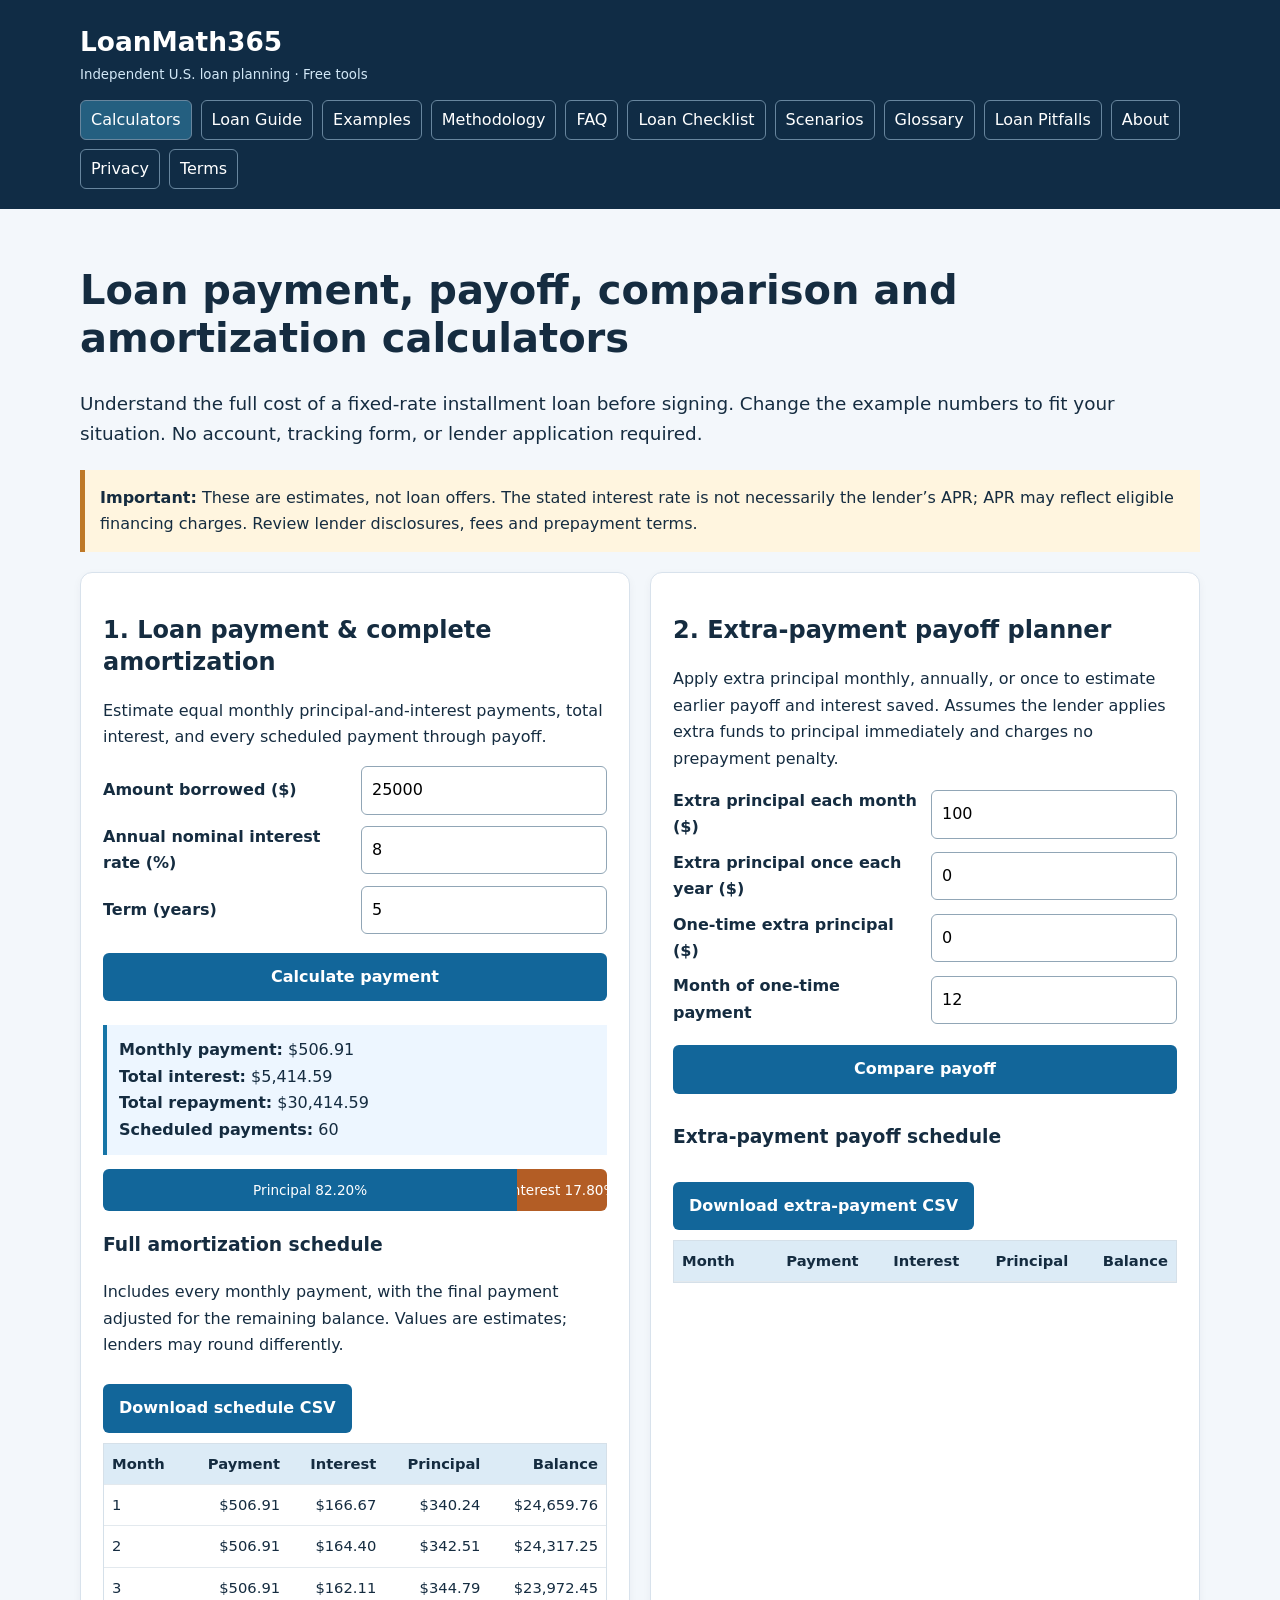
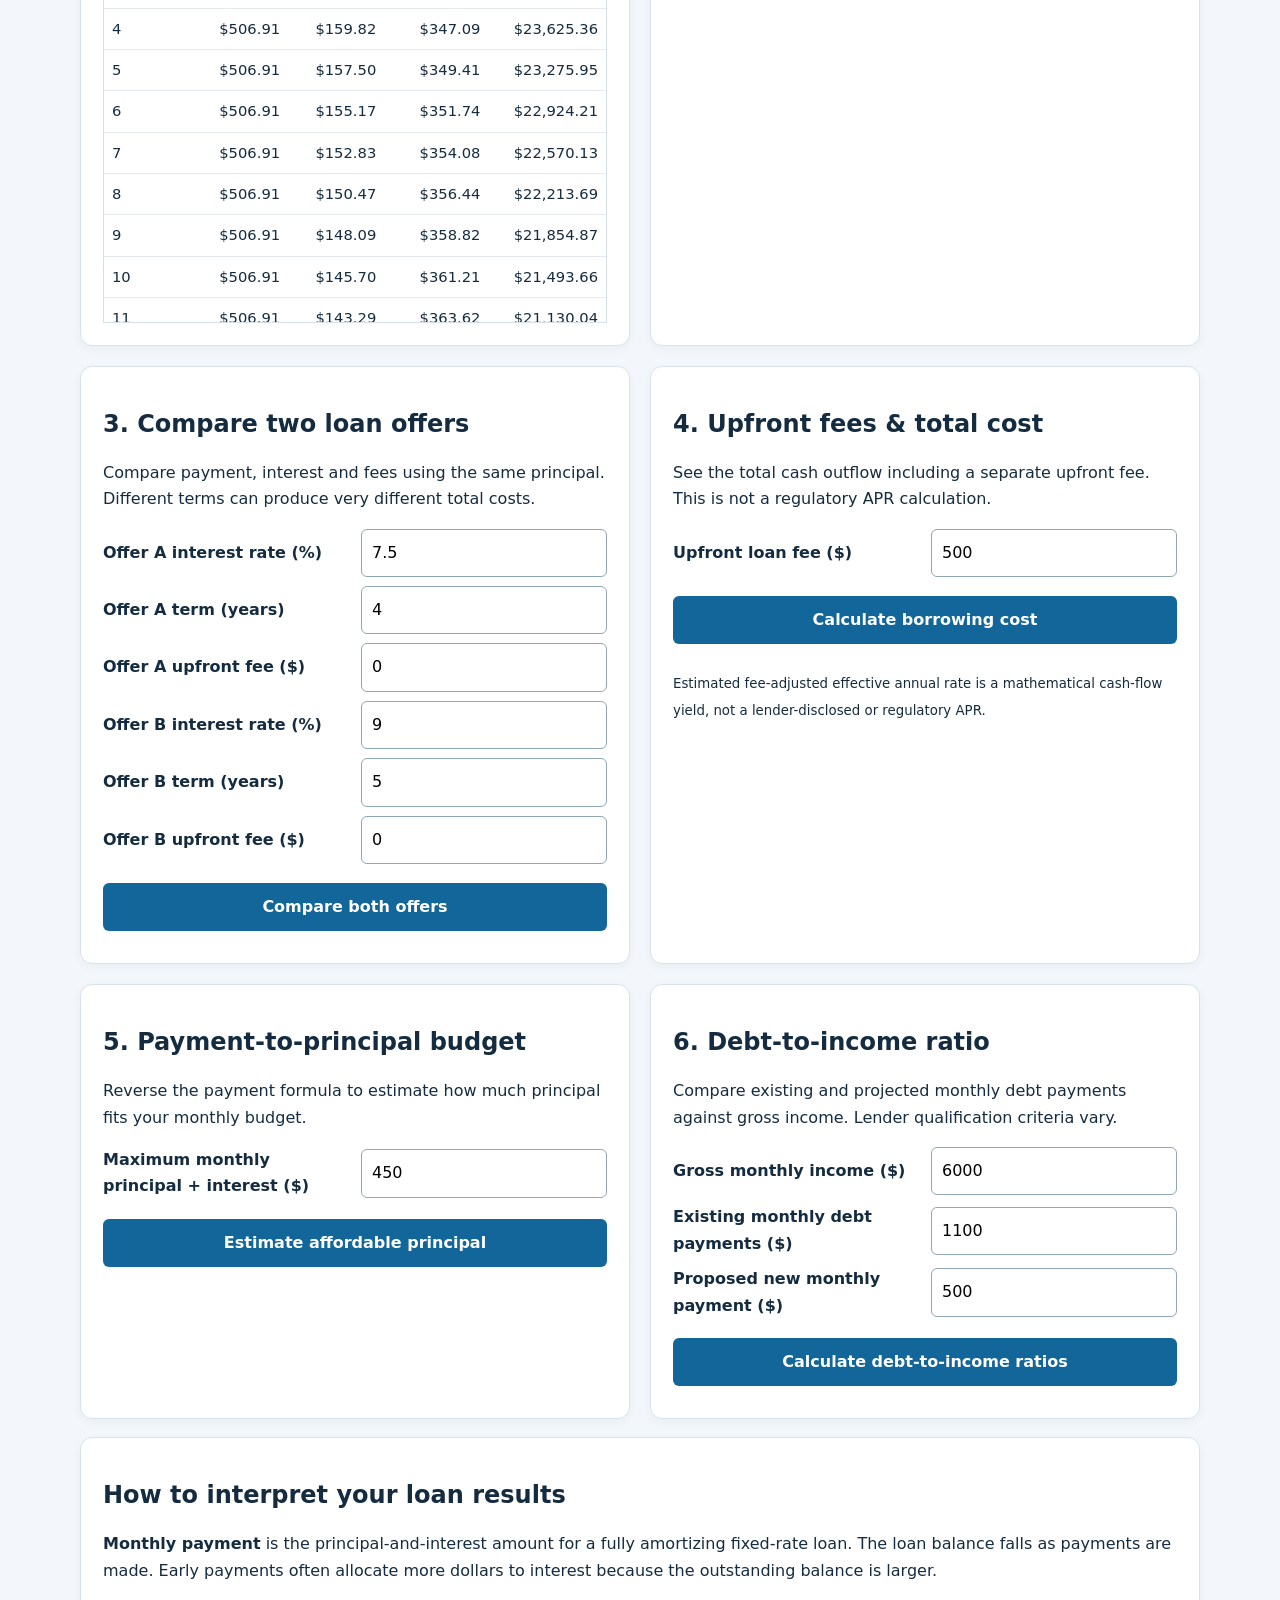
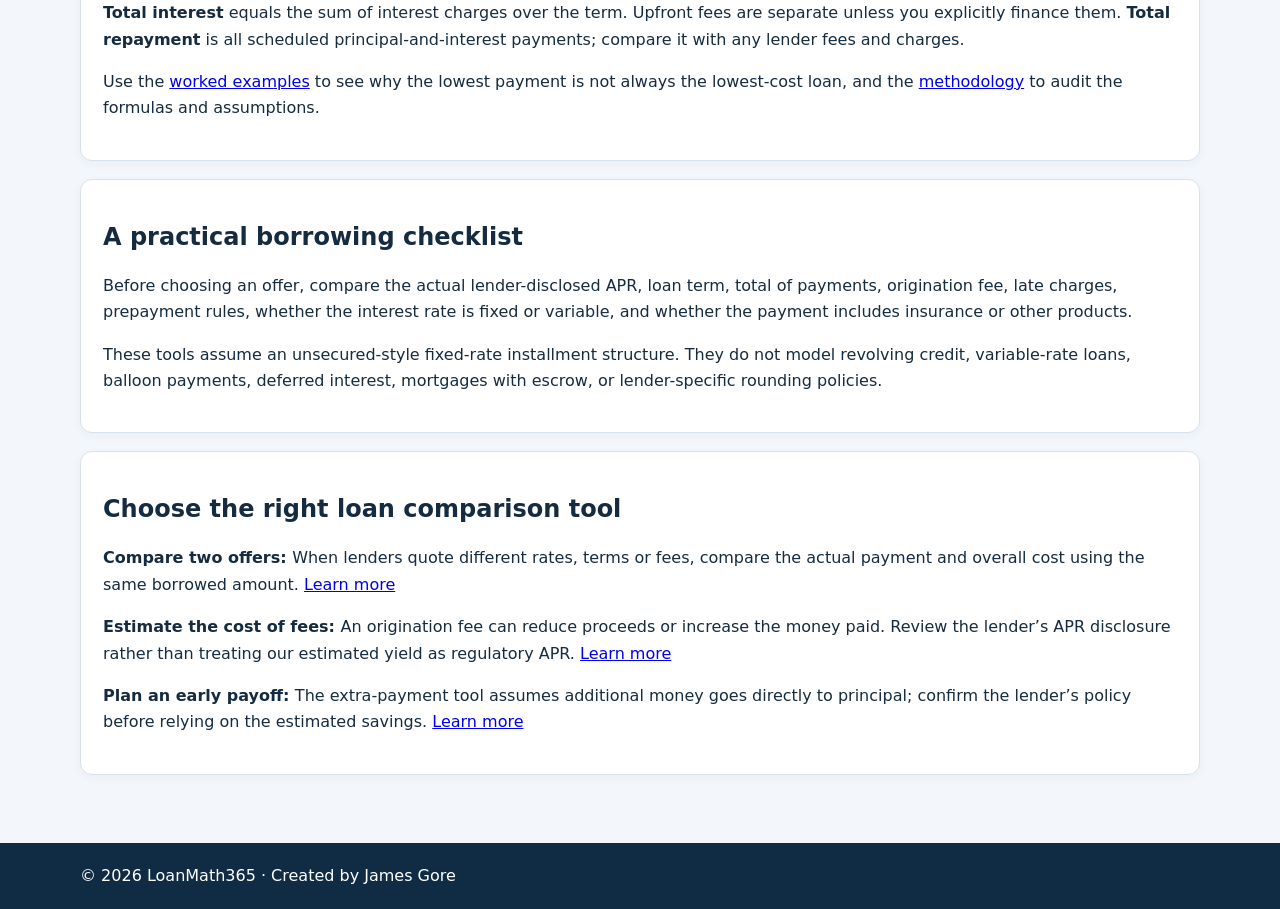
<file: index.html>
<!DOCTYPE html>

<html lang="en"><head><meta charset="utf-8"/><meta content="width=device-width,initial-scale=1" name="viewport"/><meta content="#102c45" name="theme-color"/><title>Free Loan Payment and Amortization Calculators | LoanMath365</title><meta content="Independent US loan calculators, transparent examples and borrowing education." name="description"/><link href="https://loanmath365.com/index.html" rel="canonical"/><link href="style.css" rel="stylesheet"/><script async="" crossorigin="anonymous" src="https://pagead2.googlesyndication.com/pagead/js/adsbygoogle.js?client=ca-pub-5287196493103465"></script><script defer="" src="script.js"></script></head><body><a class="skip" href="#main">Skip to content</a><header><div class="wrap"><div class="brand"><a href="index.html">LoanMath365</a><small>Independent U.S. loan planning · Free tools</small></div><nav aria-label="Main navigation"><a aria-current="page" href="index.html">Calculators</a><a href="guide.html">Loan Guide</a><a href="examples.html">Examples</a><a href="methodology.html">Methodology</a><a href="faq.html">FAQ</a><a href="checklist.html">Loan Checklist</a><a href="scenarios.html">Scenarios</a><a href="glossary.html">Glossary</a><a href="pitfalls.html">Loan Pitfalls</a><a href="about.html">About</a><a href="privacy.html">Privacy</a><a href="terms.html">Terms</a></nav></div></header><main class="wrap" id="main"><h1>Loan payment, payoff, comparison and amortization calculators</h1><p class="lead">Understand the full cost of a fixed-rate installment loan before signing. Change the example numbers to fit your situation. No account, tracking form, or lender application required.</p><div class="notice"><strong>Important:</strong> These are estimates, not loan offers. The stated interest rate is not necessarily the lender’s APR; APR may reflect eligible financing charges. Review lender disclosures, fees and prepayment terms.</div><div class="toolgrid"><section class="panel"><h2>1. Loan payment &amp; complete amortization</h2><p>Estimate equal monthly principal-and-interest payments, total interest, and every scheduled payment through payoff.</p><form id="paymentForm"><label for="principal">Amount borrowed ($)</label><input id="principal" min="1" required="" step="0.01" type="number" value="25000"/><label for="rate">Annual nominal interest rate (%)</label><input id="rate" max="100" min="0" required="" step="0.01" type="number" value="8"/><label for="years">Term (years)</label><input id="years" max="50" min="0.083333" required="" step="any" type="number" value="5"/><button type="submit">Calculate payment</button></form><div aria-live="polite" class="result" id="paymentResult" role="status"></div><div aria-label="Principal versus interest" class="chart"><div class="bar principalbar" id="principalBar">Principal</div><div class="bar interestbar" id="interestBar">Interest</div></div><h3>Full amortization schedule</h3><p>Includes every monthly payment, with the final payment adjusted for the remaining balance. Values are estimates; lenders may round differently.</p><button id="downloadCsv" type="button">Download schedule CSV</button><div class="scroll"><table id="schedule"><thead><tr><th>Month</th><th>Payment</th><th>Interest</th><th>Principal</th><th>Balance</th></tr></thead><tbody></tbody></table></div></section><section class="panel"><h2>2. Extra-payment payoff planner</h2><p>Apply extra principal monthly, annually, or once to estimate earlier payoff and interest saved. Assumes the lender applies extra funds to principal immediately and charges no prepayment penalty.</p><form id="extraForm"><label for="extra">Extra principal each month ($)</label><input id="extra" min="0" required="" step="0.01" type="number" value="100"/><label for="annualExtra">Extra principal once each year ($)</label><input id="annualExtra" min="0" required="" step="0.01" type="number" value="0"/><label for="oneTimeExtra">One-time extra principal ($)</label><input id="oneTimeExtra" min="0" required="" step="0.01" type="number" value="0"/><label for="oneTimeMonth">Month of one-time payment</label><input id="oneTimeMonth" max="600" min="1" required="" step="1" type="number" value="12"/><button type="submit">Compare payoff</button></form><div aria-live="polite" class="result" id="extraResult" role="status"></div><h3>Extra-payment payoff schedule</h3><button id="extraCsv" type="button">Download extra-payment CSV</button><div class="scroll"><table id="extraSchedule"><thead><tr><th>Month</th><th>Payment</th><th>Interest</th><th>Principal</th><th>Balance</th></tr></thead><tbody></tbody></table></div></section><section class="panel"><h2>3. Compare two loan offers</h2><p>Compare payment, interest and fees using the same principal. Different terms can produce very different total costs.</p><form id="compareForm"><label for="aRate">Offer A interest rate (%)</label><input id="aRate" max="100" min="0" required="" step="0.01" type="number" value="7.5"/><label for="aYears">Offer A term (years)</label><input id="aYears" max="50" min="0.083333" required="" step="any" type="number" value="4"/><label for="aFee">Offer A upfront fee ($)</label><input id="aFee" min="0" required="" step="0.01" type="number" value="0"/><label for="bRate">Offer B interest rate (%)</label><input id="bRate" max="100" min="0" required="" step="0.01" type="number" value="9"/><label for="bYears">Offer B term (years)</label><input id="bYears" max="50" min="0.083333" required="" step="any" type="number" value="5"/><label for="bFee">Offer B upfront fee ($)</label><input id="bFee" min="0" required="" step="0.01" type="number" value="0"/><button type="submit">Compare both offers</button></form><div aria-live="polite" class="result" id="compareResult" role="status"></div></section><section class="panel"><h2>4. Upfront fees &amp; total cost</h2><p>See the total cash outflow including a separate upfront fee. This is not a regulatory APR calculation.</p><form id="feeForm"><label for="fee">Upfront loan fee ($)</label><input id="fee" min="0" required="" step="0.01" type="number" value="500"/><button type="submit">Calculate borrowing cost</button></form><div aria-live="polite" class="result" id="feeResult" role="status"></div><p><small>Estimated fee-adjusted effective annual rate is a mathematical cash-flow yield, not a lender-disclosed or regulatory APR.</small></p></section><section class="panel"><h2>5. Payment-to-principal budget</h2><p>Reverse the payment formula to estimate how much principal fits your monthly budget.</p><form id="budgetForm"><label for="budget">Maximum monthly principal + interest ($)</label><input id="budget" min="1" required="" step="0.01" type="number" value="450"/><button type="submit">Estimate affordable principal</button></form><div aria-live="polite" class="result" id="budgetResult" role="status"></div></section><section class="panel"><h2>6. Debt-to-income ratio</h2><p>Compare existing and projected monthly debt payments against gross income. Lender qualification criteria vary.</p><form id="dtiForm"><label for="income">Gross monthly income ($)</label><input id="income" min="1" required="" step="0.01" type="number" value="6000"/><label for="debt">Existing monthly debt payments ($)</label><input id="debt" min="0" required="" step="0.01" type="number" value="1100"/><label for="proposed">Proposed new monthly payment ($)</label><input id="proposed" min="0" required="" step="0.01" type="number" value="500"/><button type="submit">Calculate debt-to-income ratios</button></form><div aria-live="polite" class="result" id="dtiResult" role="status"></div></section></div><section class="panel"><h2>How to interpret your loan results</h2><p><strong>Monthly payment</strong> is the principal-and-interest amount for a fully amortizing fixed-rate loan. The loan balance falls as payments are made. Early payments often allocate more dollars to interest because the outstanding balance is larger.</p><p><strong>Total interest</strong> equals the sum of interest charges over the term. Upfront fees are separate unless you explicitly finance them. <strong>Total repayment</strong> is all scheduled principal-and-interest payments; compare it with any lender fees and charges.</p><p>Use the <a href="examples.html">worked examples</a> to see why the lowest payment is not always the lowest-cost loan, and the <a href="methodology.html">methodology</a> to audit the formulas and assumptions.</p></section><section class="panel"><h2>A practical borrowing checklist</h2><p>Before choosing an offer, compare the actual lender-disclosed APR, loan term, total of payments, origination fee, late charges, prepayment rules, whether the interest rate is fixed or variable, and whether the payment includes insurance or other products.</p><p>These tools assume an unsecured-style fixed-rate installment structure. They do not model revolving credit, variable-rate loans, balloon payments, deferred interest, mortgages with escrow, or lender-specific rounding policies.</p></section><section class="panel"><h2>Choose the right loan comparison tool</h2><p><strong>Compare two offers: </strong>When lenders quote different rates, terms or fees, compare the actual payment and overall cost using the same borrowed amount. <a href="checklist.html">Learn more</a></p><p><strong>Estimate the cost of fees: </strong>An origination fee can reduce proceeds or increase the money paid. Review the lender’s APR disclosure rather than treating our estimated yield as regulatory APR. <a href="pitfalls.html">Learn more</a></p><p><strong>Plan an early payoff: </strong>The extra-payment tool assumes additional money goes directly to principal; confirm the lender’s policy before relying on the estimated savings. <a href="scenarios.html">Learn more</a></p></section></main><footer><div class="wrap">© <span class="year"></span> LoanMath365 · Created by James Gore</div></footer></body></html>
</file>
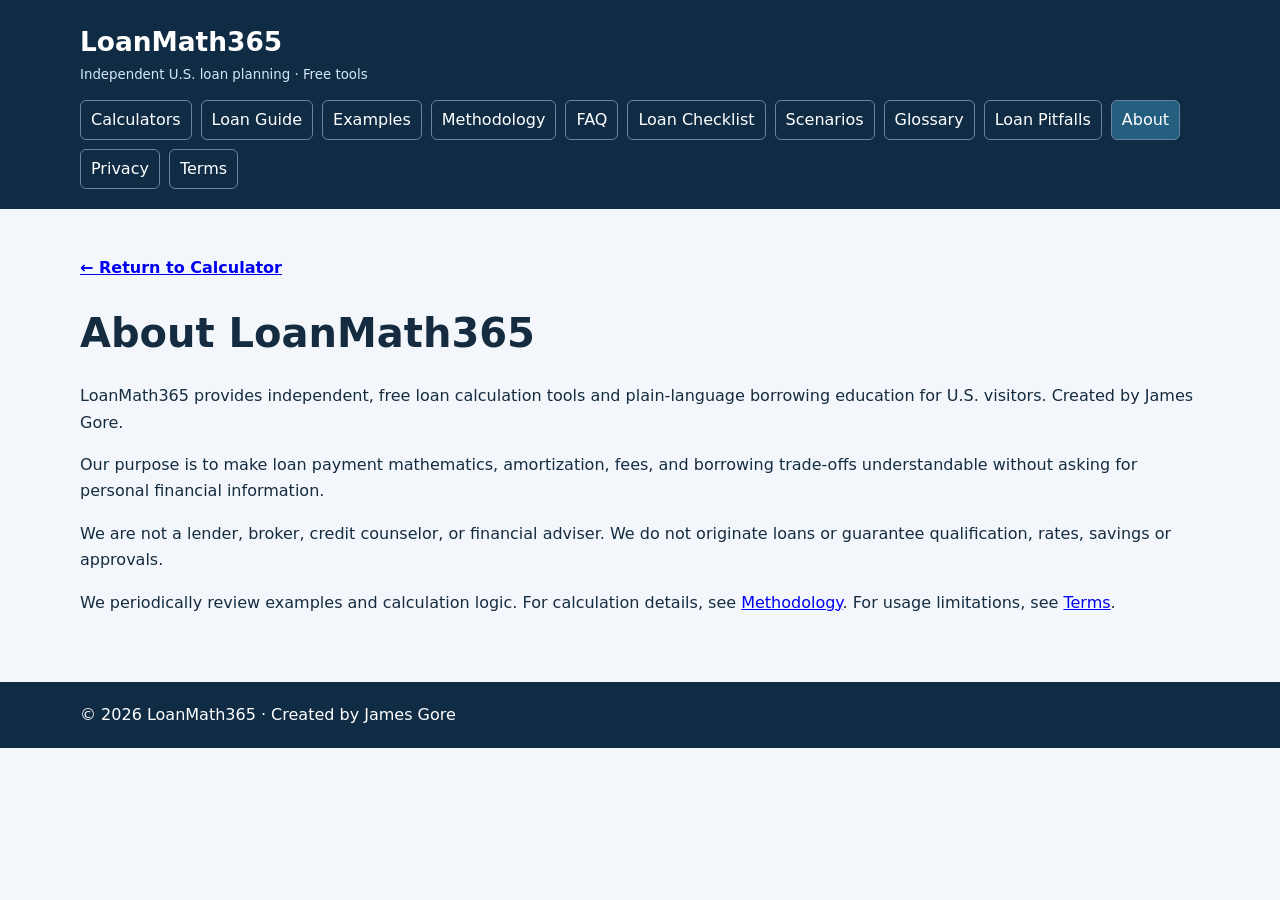
<file: about.html>
<!DOCTYPE html>

<html lang="en"><head><meta charset="utf-8"/><meta content="width=device-width,initial-scale=1" name="viewport"/><meta content="#102c45" name="theme-color"/><title>About LoanMath365 | LoanMath365</title><meta content="Independent US loan calculators, transparent examples and borrowing education." name="description"/><link href="https://loanmath365.com/about.html" rel="canonical"/><link href="style.css" rel="stylesheet"/><script async="" crossorigin="anonymous" src="https://pagead2.googlesyndication.com/pagead/js/adsbygoogle.js?client=ca-pub-5287196493103465"></script><script defer="" src="script.js"></script></head><body><a class="skip" href="#main">Skip to content</a><header><div class="wrap"><div class="brand"><a href="index.html">LoanMath365</a><small>Independent U.S. loan planning · Free tools</small></div><nav aria-label="Main navigation"><a href="index.html">Calculators</a><a href="guide.html">Loan Guide</a><a href="examples.html">Examples</a><a href="methodology.html">Methodology</a><a href="faq.html">FAQ</a><a href="checklist.html">Loan Checklist</a><a href="scenarios.html">Scenarios</a><a href="glossary.html">Glossary</a><a href="pitfalls.html">Loan Pitfalls</a><a aria-current="page" href="about.html">About</a><a href="privacy.html">Privacy</a><a href="terms.html">Terms</a></nav></div></header><main class="wrap" id="main"><p class="back"><a href="index.html">← Return to Calculator</a></p><h1>About LoanMath365</h1><p>LoanMath365 provides independent, free loan calculation tools and plain-language borrowing education for U.S. visitors. Created by James Gore.</p><p>Our purpose is to make loan payment mathematics, amortization, fees, and borrowing trade-offs understandable without asking for personal financial information.</p><p>We are not a lender, broker, credit counselor, or financial adviser. We do not originate loans or guarantee qualification, rates, savings or approvals.</p><p>We periodically review examples and calculation logic. For calculation details, see <a href="methodology.html">Methodology</a>. For usage limitations, see <a href="terms.html">Terms</a>.</p></main><footer><div class="wrap">© <span class="year"></span> LoanMath365 · Created by James Gore</div></footer></body></html>
</file>
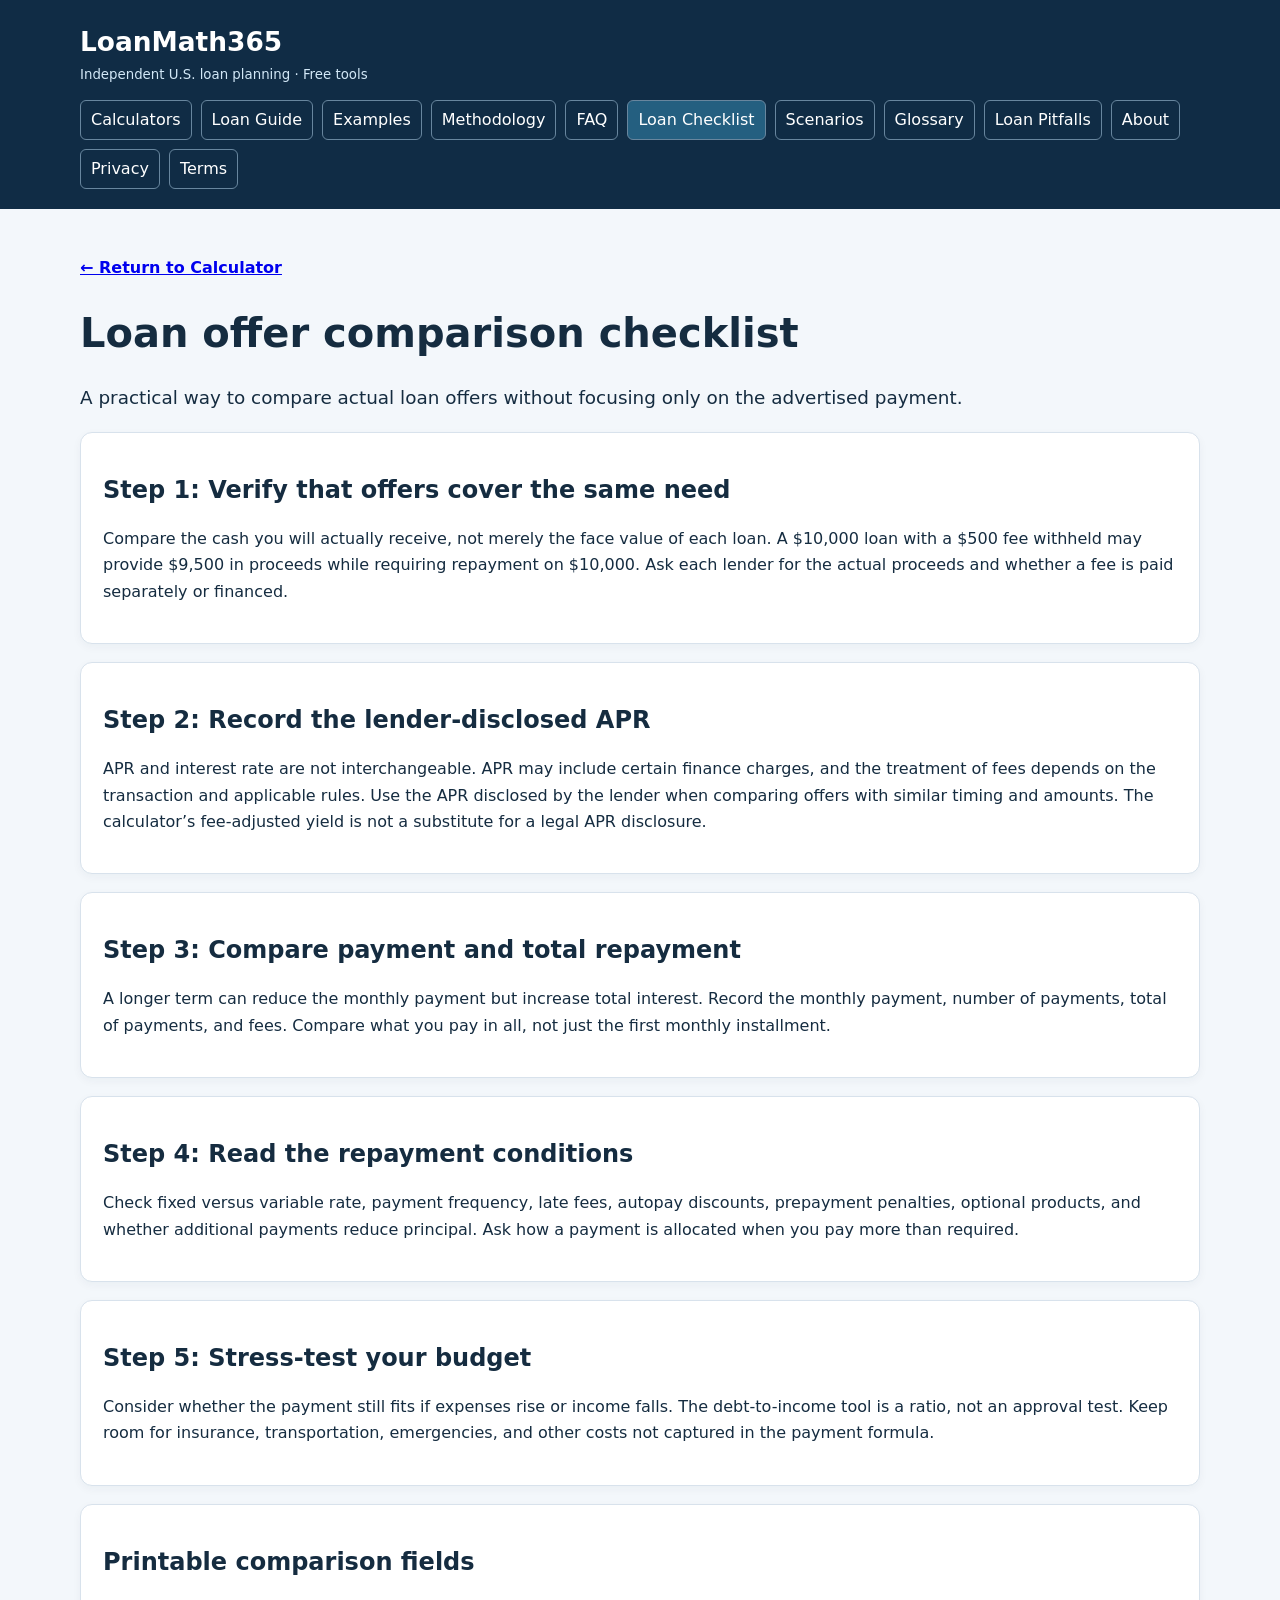
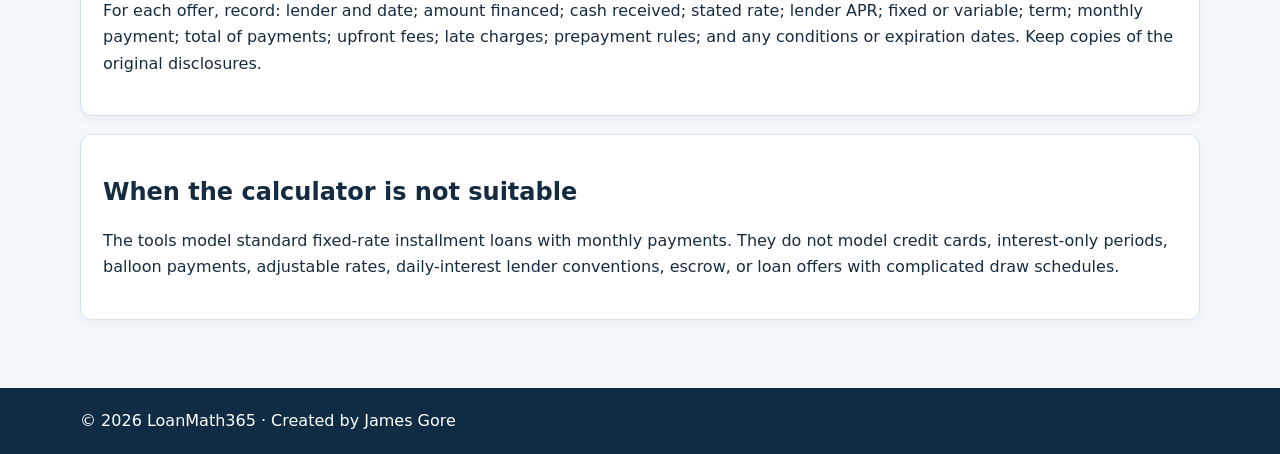
<file: checklist.html>
<!DOCTYPE html>

<html lang="en"><head><meta charset="utf-8"/><meta content="width=device-width,initial-scale=1" name="viewport"/><meta content="#102c45" name="theme-color"/><title>Loan Offer Comparison Checklist | LoanMath365</title><meta content="A practical way to compare actual loan offers without focusing only on the advertised payment." name="description"/><link href="https://loanmath365.com/checklist.html" rel="canonical"/><link href="style.css" rel="stylesheet"/><script async="" crossorigin="anonymous" src="https://pagead2.googlesyndication.com/pagead/js/adsbygoogle.js?client=ca-pub-5287196493103465"></script><script defer="" src="script.js"></script></head><body><a class="skip" href="#main">Skip to content</a><header><div class="wrap"><div class="brand"><a href="index.html">LoanMath365</a><small>Independent U.S. loan planning · Free tools</small></div><nav aria-label="Main navigation"><a href="index.html">Calculators</a><a href="guide.html">Loan Guide</a><a href="examples.html">Examples</a><a href="methodology.html">Methodology</a><a href="faq.html">FAQ</a><a aria-current="page" href="checklist.html">Loan Checklist</a><a href="scenarios.html">Scenarios</a><a href="glossary.html">Glossary</a><a href="pitfalls.html">Loan Pitfalls</a><a href="about.html">About</a><a href="privacy.html">Privacy</a><a href="terms.html">Terms</a></nav></div></header><main class="wrap" id="main"><p class="back"><a href="index.html">← Return to Calculator</a></p><h1>Loan offer comparison checklist</h1><p class="lead">A practical way to compare actual loan offers without focusing only on the advertised payment.</p><section class="panel"><h2>Step 1: Verify that offers cover the same need</h2><p>Compare the cash you will actually receive, not merely the face value of each loan. A $10,000 loan with a $500 fee withheld may provide $9,500 in proceeds while requiring repayment on $10,000. Ask each lender for the actual proceeds and whether a fee is paid separately or financed.</p></section><section class="panel"><h2>Step 2: Record the lender-disclosed APR</h2><p>APR and interest rate are not interchangeable. APR may include certain finance charges, and the treatment of fees depends on the transaction and applicable rules. Use the APR disclosed by the lender when comparing offers with similar timing and amounts. The calculator’s fee-adjusted yield is not a substitute for a legal APR disclosure.</p></section><section class="panel"><h2>Step 3: Compare payment and total repayment</h2><p>A longer term can reduce the monthly payment but increase total interest. Record the monthly payment, number of payments, total of payments, and fees. Compare what you pay in all, not just the first monthly installment.</p></section><section class="panel"><h2>Step 4: Read the repayment conditions</h2><p>Check fixed versus variable rate, payment frequency, late fees, autopay discounts, prepayment penalties, optional products, and whether additional payments reduce principal. Ask how a payment is allocated when you pay more than required.</p></section><section class="panel"><h2>Step 5: Stress-test your budget</h2><p>Consider whether the payment still fits if expenses rise or income falls. The debt-to-income tool is a ratio, not an approval test. Keep room for insurance, transportation, emergencies, and other costs not captured in the payment formula.</p></section><section class="panel"><h2>Printable comparison fields</h2><p>For each offer, record: lender and date; amount financed; cash received; stated rate; lender APR; fixed or variable; term; monthly payment; total of payments; upfront fees; late charges; prepayment rules; and any conditions or expiration dates. Keep copies of the original disclosures.</p></section><section class="panel"><h2>When the calculator is not suitable</h2><p>The tools model standard fixed-rate installment loans with monthly payments. They do not model credit cards, interest-only periods, balloon payments, adjustable rates, daily-interest lender conventions, escrow, or loan offers with complicated draw schedules.</p></section></main><footer><div class="wrap">© <span class="year"></span> LoanMath365 · Created by James Gore</div></footer></body></html>
</file>
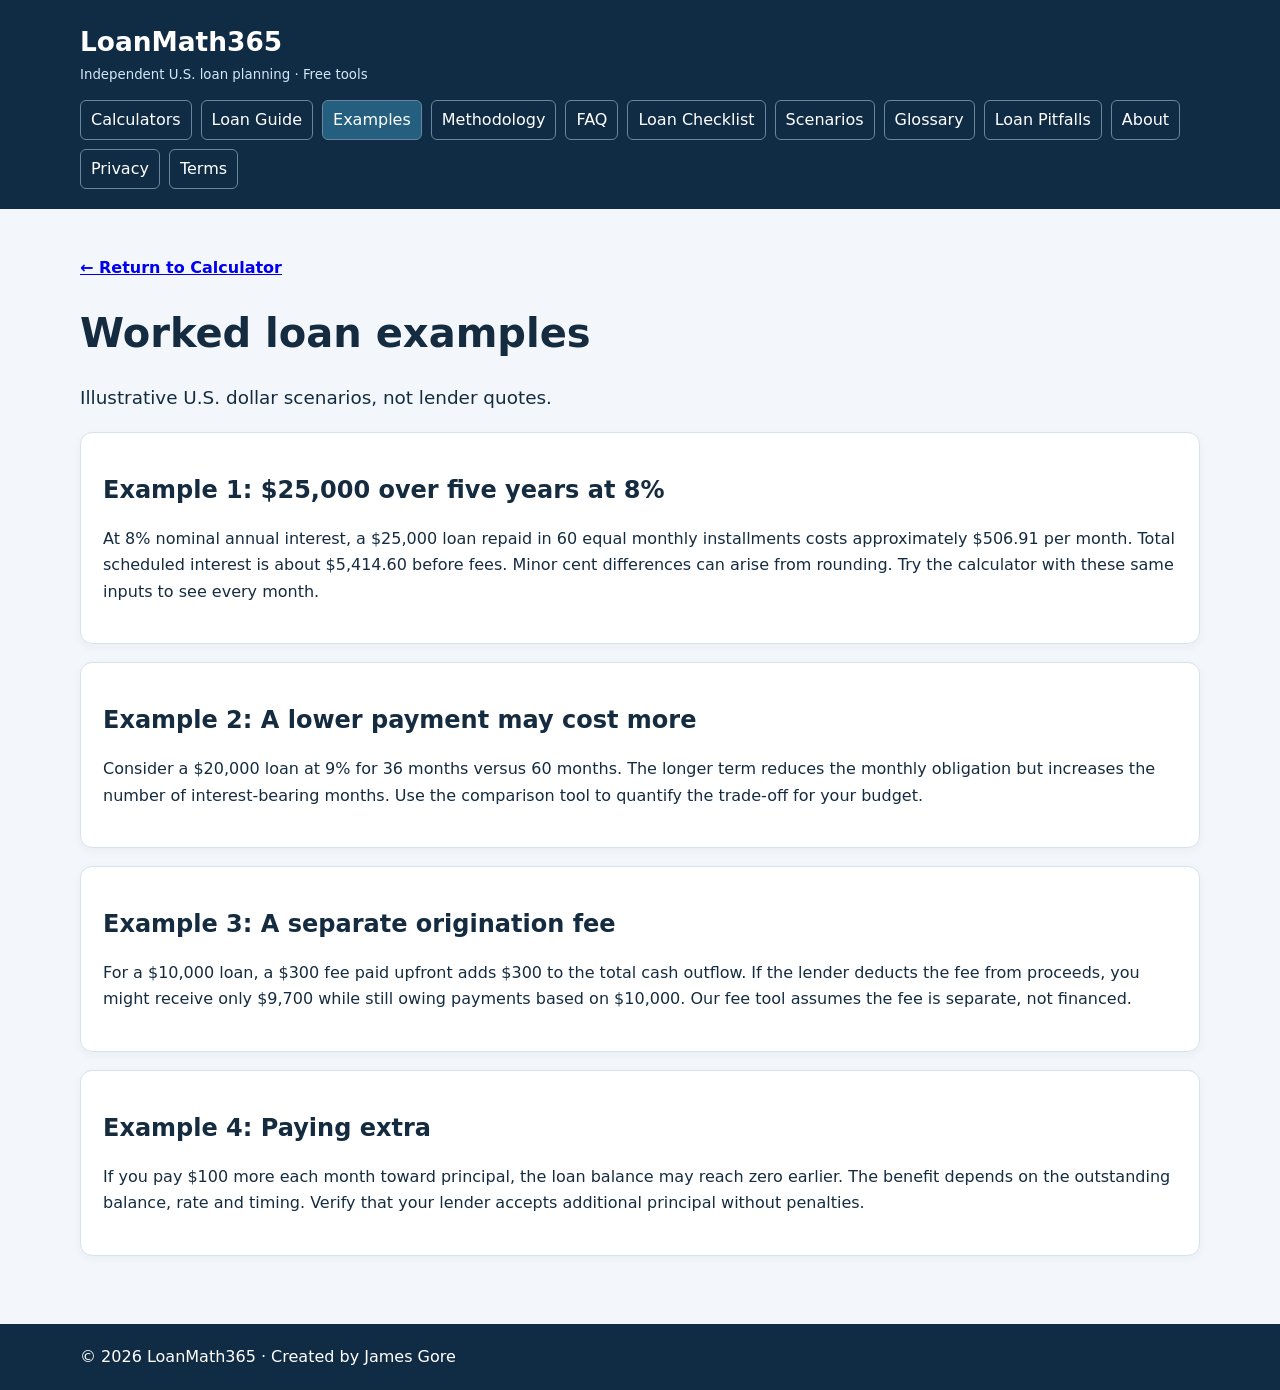
<file: examples.html>
<!DOCTYPE html>

<html lang="en"><head><meta charset="utf-8"/><meta content="width=device-width,initial-scale=1" name="viewport"/><meta content="#102c45" name="theme-color"/><title>Worked Loan Examples | LoanMath365</title><meta content="Independent US loan calculators, transparent examples and borrowing education." name="description"/><link href="https://loanmath365.com/examples.html" rel="canonical"/><link href="style.css" rel="stylesheet"/><script async="" crossorigin="anonymous" src="https://pagead2.googlesyndication.com/pagead/js/adsbygoogle.js?client=ca-pub-5287196493103465"></script><script defer="" src="script.js"></script></head><body><a class="skip" href="#main">Skip to content</a><header><div class="wrap"><div class="brand"><a href="index.html">LoanMath365</a><small>Independent U.S. loan planning · Free tools</small></div><nav aria-label="Main navigation"><a href="index.html">Calculators</a><a href="guide.html">Loan Guide</a><a aria-current="page" href="examples.html">Examples</a><a href="methodology.html">Methodology</a><a href="faq.html">FAQ</a><a href="checklist.html">Loan Checklist</a><a href="scenarios.html">Scenarios</a><a href="glossary.html">Glossary</a><a href="pitfalls.html">Loan Pitfalls</a><a href="about.html">About</a><a href="privacy.html">Privacy</a><a href="terms.html">Terms</a></nav></div></header><main class="wrap" id="main"><p class="back"><a href="index.html">← Return to Calculator</a></p><h1>Worked loan examples</h1><p class="lead">Illustrative U.S. dollar scenarios, not lender quotes.</p><section class="panel"><h2>Example 1: $25,000 over five years at 8%</h2><p>At 8% nominal annual interest, a $25,000 loan repaid in 60 equal monthly installments costs approximately $506.91 per month. Total scheduled interest is about $5,414.60 before fees. Minor cent differences can arise from rounding. Try the calculator with these same inputs to see every month.</p></section><section class="panel"><h2>Example 2: A lower payment may cost more</h2><p>Consider a $20,000 loan at 9% for 36 months versus 60 months. The longer term reduces the monthly obligation but increases the number of interest-bearing months. Use the comparison tool to quantify the trade-off for your budget.</p></section><section class="panel"><h2>Example 3: A separate origination fee</h2><p>For a $10,000 loan, a $300 fee paid upfront adds $300 to the total cash outflow. If the lender deducts the fee from proceeds, you might receive only $9,700 while still owing payments based on $10,000. Our fee tool assumes the fee is separate, not financed.</p></section><section class="panel"><h2>Example 4: Paying extra</h2><p>If you pay $100 more each month toward principal, the loan balance may reach zero earlier. The benefit depends on the outstanding balance, rate and timing. Verify that your lender accepts additional principal without penalties.</p></section></main><footer><div class="wrap">© <span class="year"></span> LoanMath365 · Created by James Gore</div></footer></body></html>
</file>
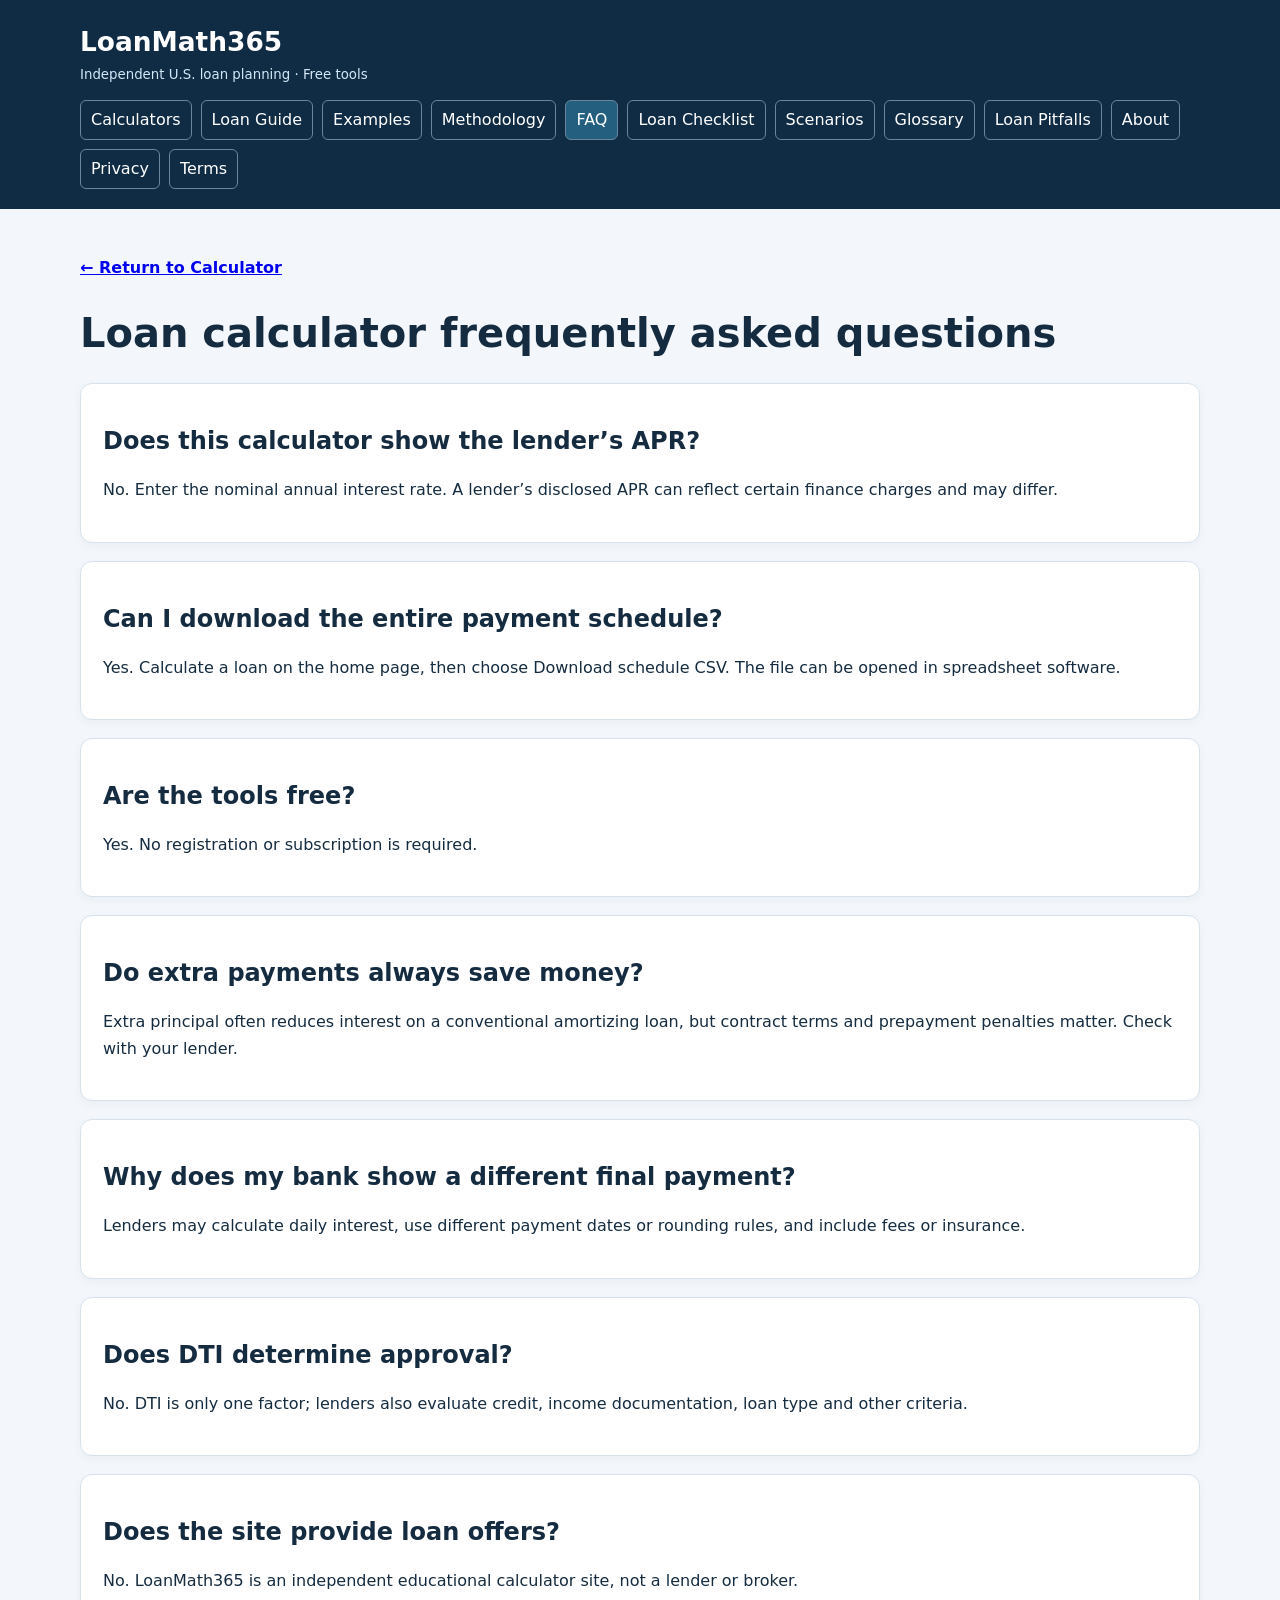
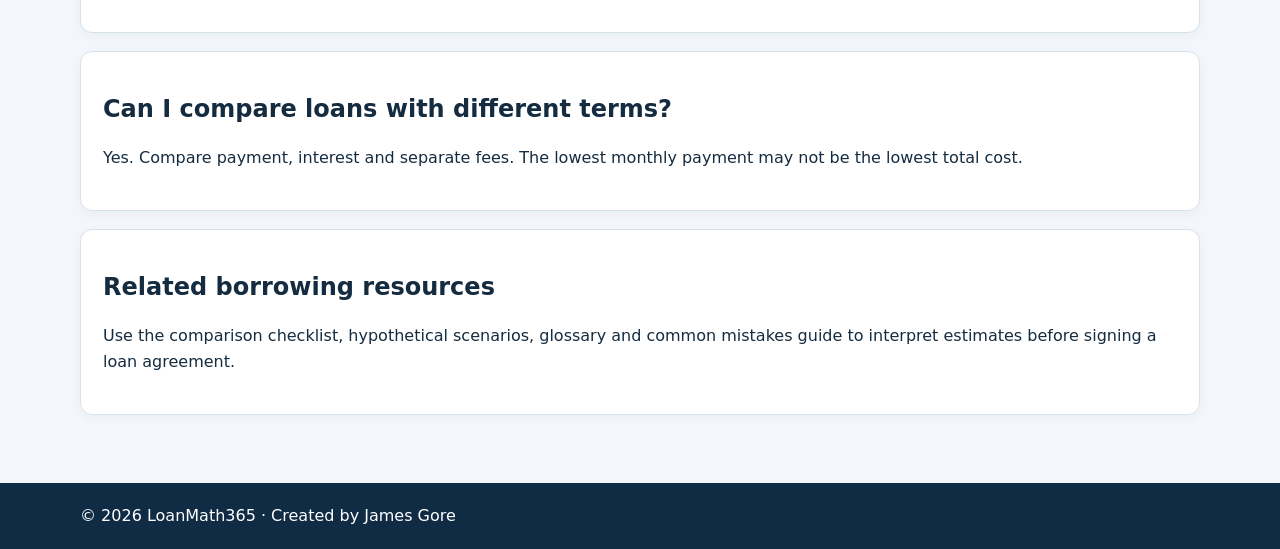
<file: faq.html>
<!DOCTYPE html>

<html lang="en"><head><meta charset="utf-8"/><meta content="width=device-width,initial-scale=1" name="viewport"/><meta content="#102c45" name="theme-color"/><title>Frequently Asked Questions | LoanMath365</title><meta content="Independent US loan calculators, transparent examples and borrowing education." name="description"/><link href="https://loanmath365.com/faq.html" rel="canonical"/><link href="style.css" rel="stylesheet"/><script async="" crossorigin="anonymous" src="https://pagead2.googlesyndication.com/pagead/js/adsbygoogle.js?client=ca-pub-5287196493103465"></script><script defer="" src="script.js"></script></head><body><a class="skip" href="#main">Skip to content</a><header><div class="wrap"><div class="brand"><a href="index.html">LoanMath365</a><small>Independent U.S. loan planning · Free tools</small></div><nav aria-label="Main navigation"><a href="index.html">Calculators</a><a href="guide.html">Loan Guide</a><a href="examples.html">Examples</a><a href="methodology.html">Methodology</a><a aria-current="page" href="faq.html">FAQ</a><a href="checklist.html">Loan Checklist</a><a href="scenarios.html">Scenarios</a><a href="glossary.html">Glossary</a><a href="pitfalls.html">Loan Pitfalls</a><a href="about.html">About</a><a href="privacy.html">Privacy</a><a href="terms.html">Terms</a></nav></div></header><main class="wrap" id="main"><p class="back"><a href="index.html">← Return to Calculator</a></p><h1>Loan calculator frequently asked questions</h1><section class="panel"><h2>Does this calculator show the lender’s APR?</h2><p>No. Enter the nominal annual interest rate. A lender’s disclosed APR can reflect certain finance charges and may differ.</p></section><section class="panel"><h2>Can I download the entire payment schedule?</h2><p>Yes. Calculate a loan on the home page, then choose Download schedule CSV. The file can be opened in spreadsheet software.</p></section><section class="panel"><h2>Are the tools free?</h2><p>Yes. No registration or subscription is required.</p></section><section class="panel"><h2>Do extra payments always save money?</h2><p>Extra principal often reduces interest on a conventional amortizing loan, but contract terms and prepayment penalties matter. Check with your lender.</p></section><section class="panel"><h2>Why does my bank show a different final payment?</h2><p>Lenders may calculate daily interest, use different payment dates or rounding rules, and include fees or insurance.</p></section><section class="panel"><h2>Does DTI determine approval?</h2><p>No. DTI is only one factor; lenders also evaluate credit, income documentation, loan type and other criteria.</p></section><section class="panel"><h2>Does the site provide loan offers?</h2><p>No. LoanMath365 is an independent educational calculator site, not a lender or broker.</p></section><section class="panel"><h2>Can I compare loans with different terms?</h2><p>Yes. Compare payment, interest and separate fees. The lowest monthly payment may not be the lowest total cost.</p></section><section class="panel"><h2>Related borrowing resources</h2><p>Use the comparison checklist, hypothetical scenarios, glossary and common mistakes guide to interpret estimates before signing a loan agreement.</p></section></main><footer><div class="wrap">© <span class="year"></span> LoanMath365 · Created by James Gore</div></footer></body></html>
</file>
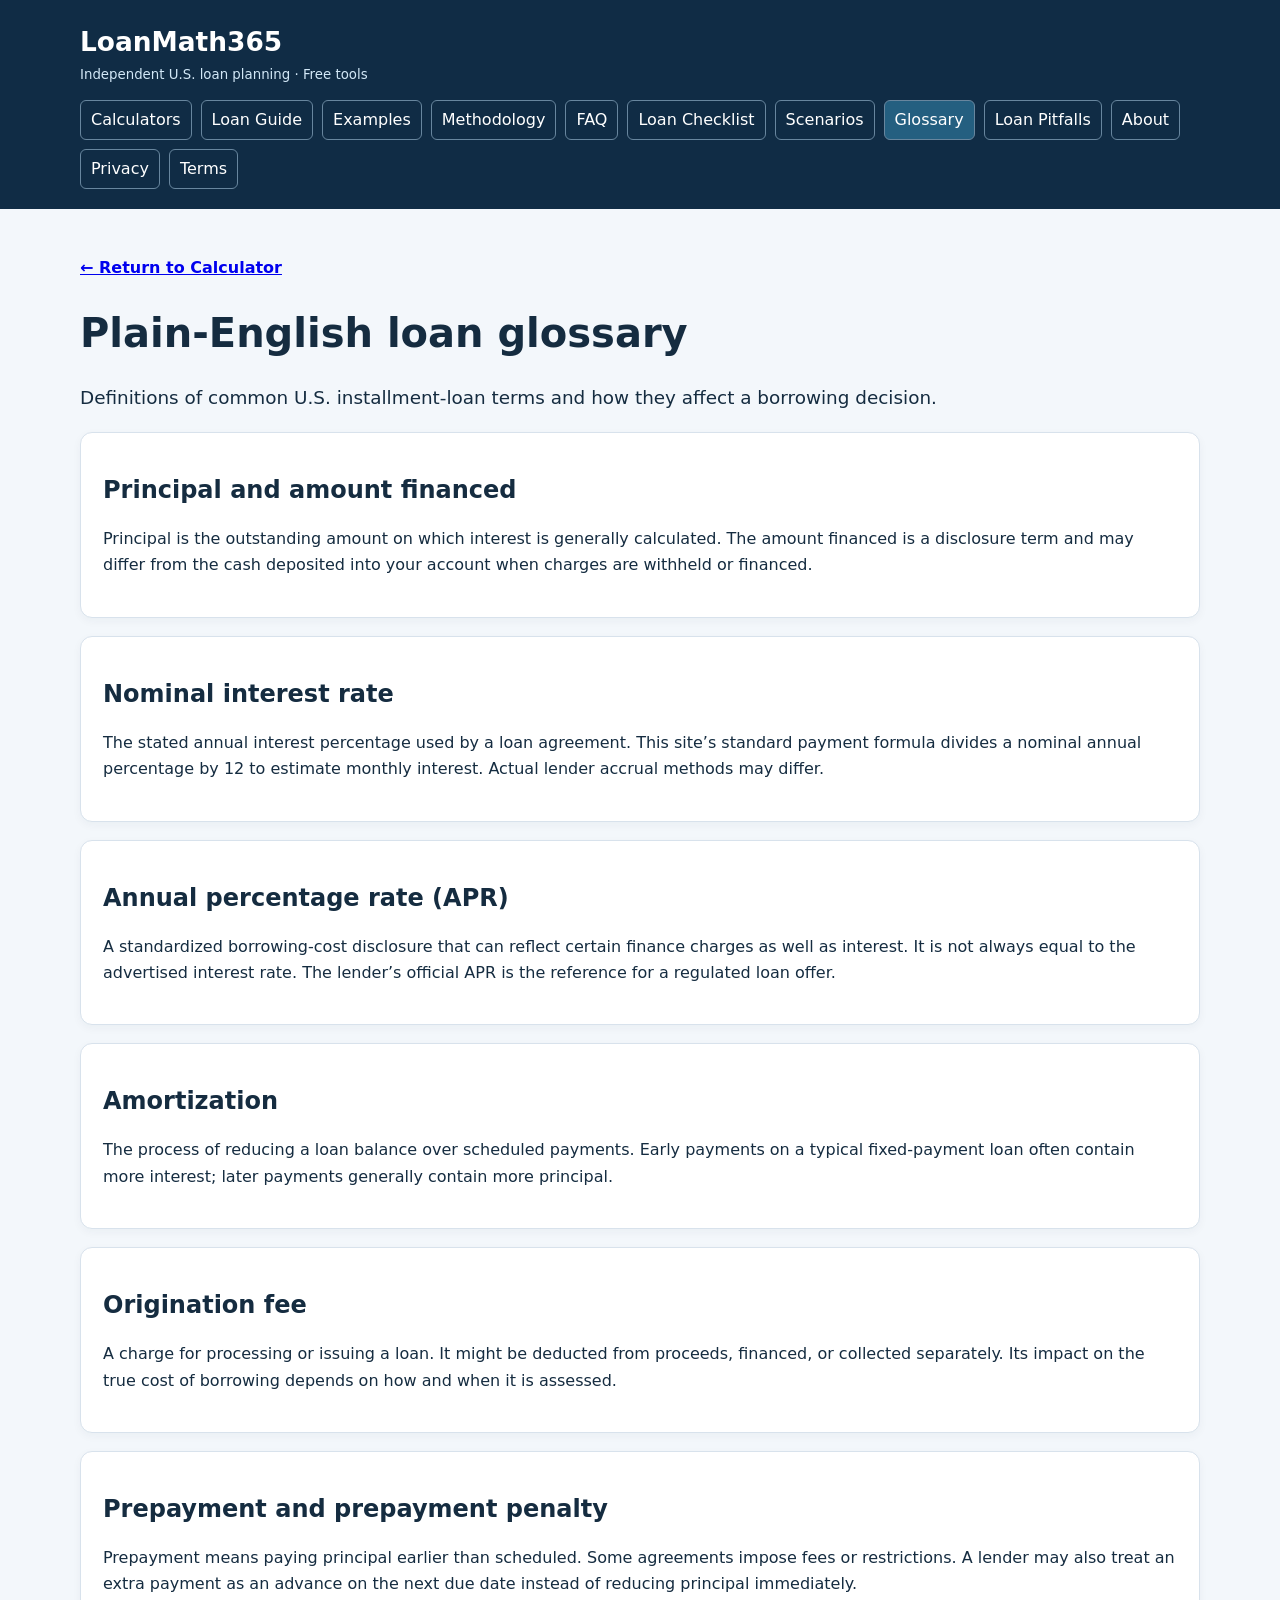
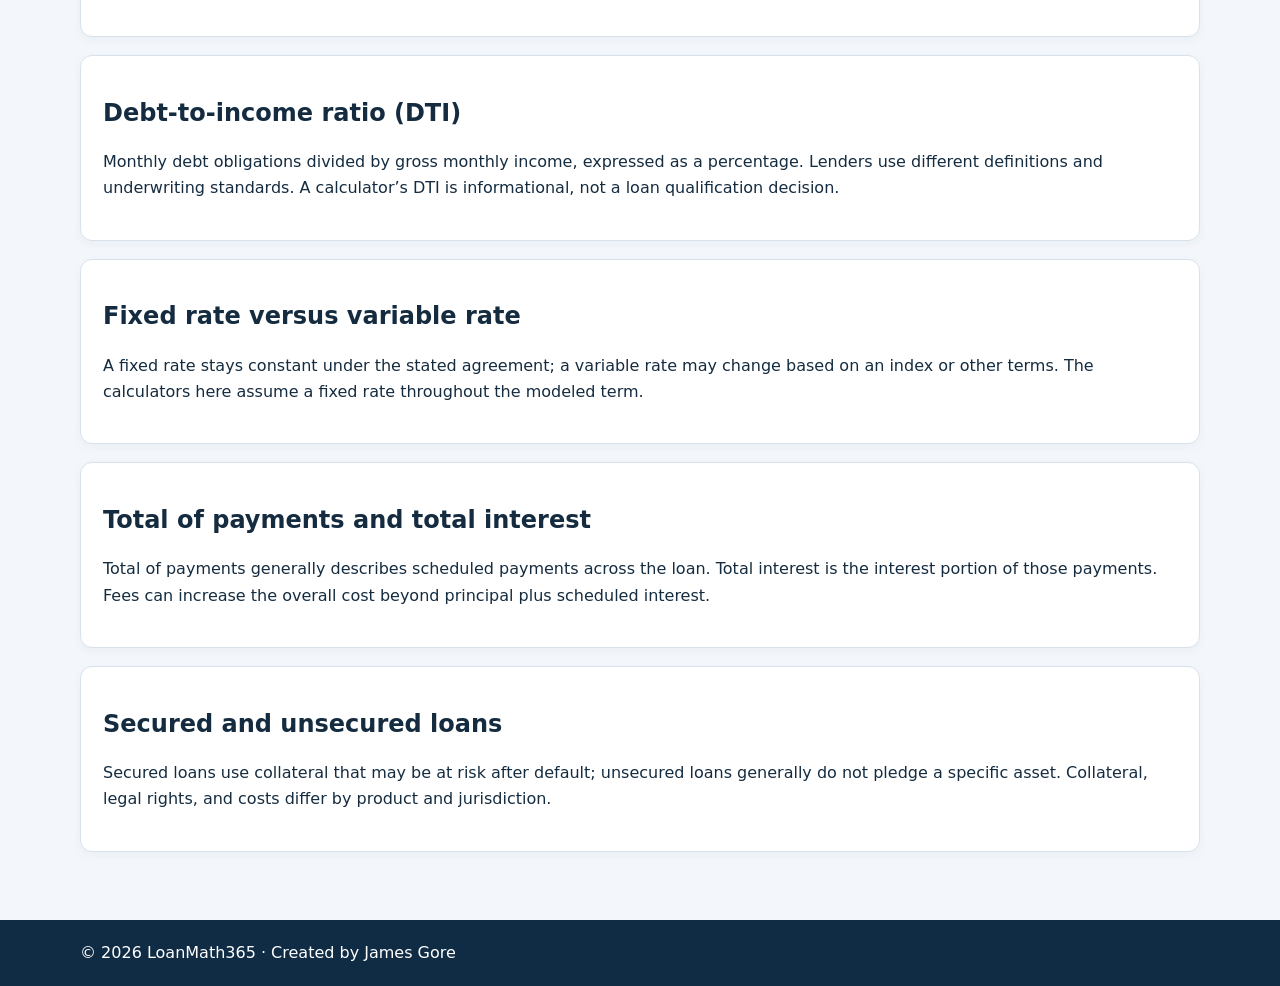
<file: glossary.html>
<!DOCTYPE html>

<html lang="en"><head><meta charset="utf-8"/><meta content="width=device-width,initial-scale=1" name="viewport"/><meta content="#102c45" name="theme-color"/><title>Loan Terms Glossary | LoanMath365</title><meta content="Definitions of common U.S. installment-loan terms and how they affect a borrowing decision." name="description"/><link href="https://loanmath365.com/glossary.html" rel="canonical"/><link href="style.css" rel="stylesheet"/><script async="" crossorigin="anonymous" src="https://pagead2.googlesyndication.com/pagead/js/adsbygoogle.js?client=ca-pub-5287196493103465"></script><script defer="" src="script.js"></script></head><body><a class="skip" href="#main">Skip to content</a><header><div class="wrap"><div class="brand"><a href="index.html">LoanMath365</a><small>Independent U.S. loan planning · Free tools</small></div><nav aria-label="Main navigation"><a href="index.html">Calculators</a><a href="guide.html">Loan Guide</a><a href="examples.html">Examples</a><a href="methodology.html">Methodology</a><a href="faq.html">FAQ</a><a href="checklist.html">Loan Checklist</a><a href="scenarios.html">Scenarios</a><a aria-current="page" href="glossary.html">Glossary</a><a href="pitfalls.html">Loan Pitfalls</a><a href="about.html">About</a><a href="privacy.html">Privacy</a><a href="terms.html">Terms</a></nav></div></header><main class="wrap" id="main"><p class="back"><a href="index.html">← Return to Calculator</a></p><h1>Plain-English loan glossary</h1><p class="lead">Definitions of common U.S. installment-loan terms and how they affect a borrowing decision.</p><section class="panel"><h2>Principal and amount financed</h2><p>Principal is the outstanding amount on which interest is generally calculated. The amount financed is a disclosure term and may differ from the cash deposited into your account when charges are withheld or financed.</p></section><section class="panel"><h2>Nominal interest rate</h2><p>The stated annual interest percentage used by a loan agreement. This site’s standard payment formula divides a nominal annual percentage by 12 to estimate monthly interest. Actual lender accrual methods may differ.</p></section><section class="panel"><h2>Annual percentage rate (APR)</h2><p>A standardized borrowing-cost disclosure that can reflect certain finance charges as well as interest. It is not always equal to the advertised interest rate. The lender’s official APR is the reference for a regulated loan offer.</p></section><section class="panel"><h2>Amortization</h2><p>The process of reducing a loan balance over scheduled payments. Early payments on a typical fixed-payment loan often contain more interest; later payments generally contain more principal.</p></section><section class="panel"><h2>Origination fee</h2><p>A charge for processing or issuing a loan. It might be deducted from proceeds, financed, or collected separately. Its impact on the true cost of borrowing depends on how and when it is assessed.</p></section><section class="panel"><h2>Prepayment and prepayment penalty</h2><p>Prepayment means paying principal earlier than scheduled. Some agreements impose fees or restrictions. A lender may also treat an extra payment as an advance on the next due date instead of reducing principal immediately.</p></section><section class="panel"><h2>Debt-to-income ratio (DTI)</h2><p>Monthly debt obligations divided by gross monthly income, expressed as a percentage. Lenders use different definitions and underwriting standards. A calculator’s DTI is informational, not a loan qualification decision.</p></section><section class="panel"><h2>Fixed rate versus variable rate</h2><p>A fixed rate stays constant under the stated agreement; a variable rate may change based on an index or other terms. The calculators here assume a fixed rate throughout the modeled term.</p></section><section class="panel"><h2>Total of payments and total interest</h2><p>Total of payments generally describes scheduled payments across the loan. Total interest is the interest portion of those payments. Fees can increase the overall cost beyond principal plus scheduled interest.</p></section><section class="panel"><h2>Secured and unsecured loans</h2><p>Secured loans use collateral that may be at risk after default; unsecured loans generally do not pledge a specific asset. Collateral, legal rights, and costs differ by product and jurisdiction.</p></section></main><footer><div class="wrap">© <span class="year"></span> LoanMath365 · Created by James Gore</div></footer></body></html>
</file>
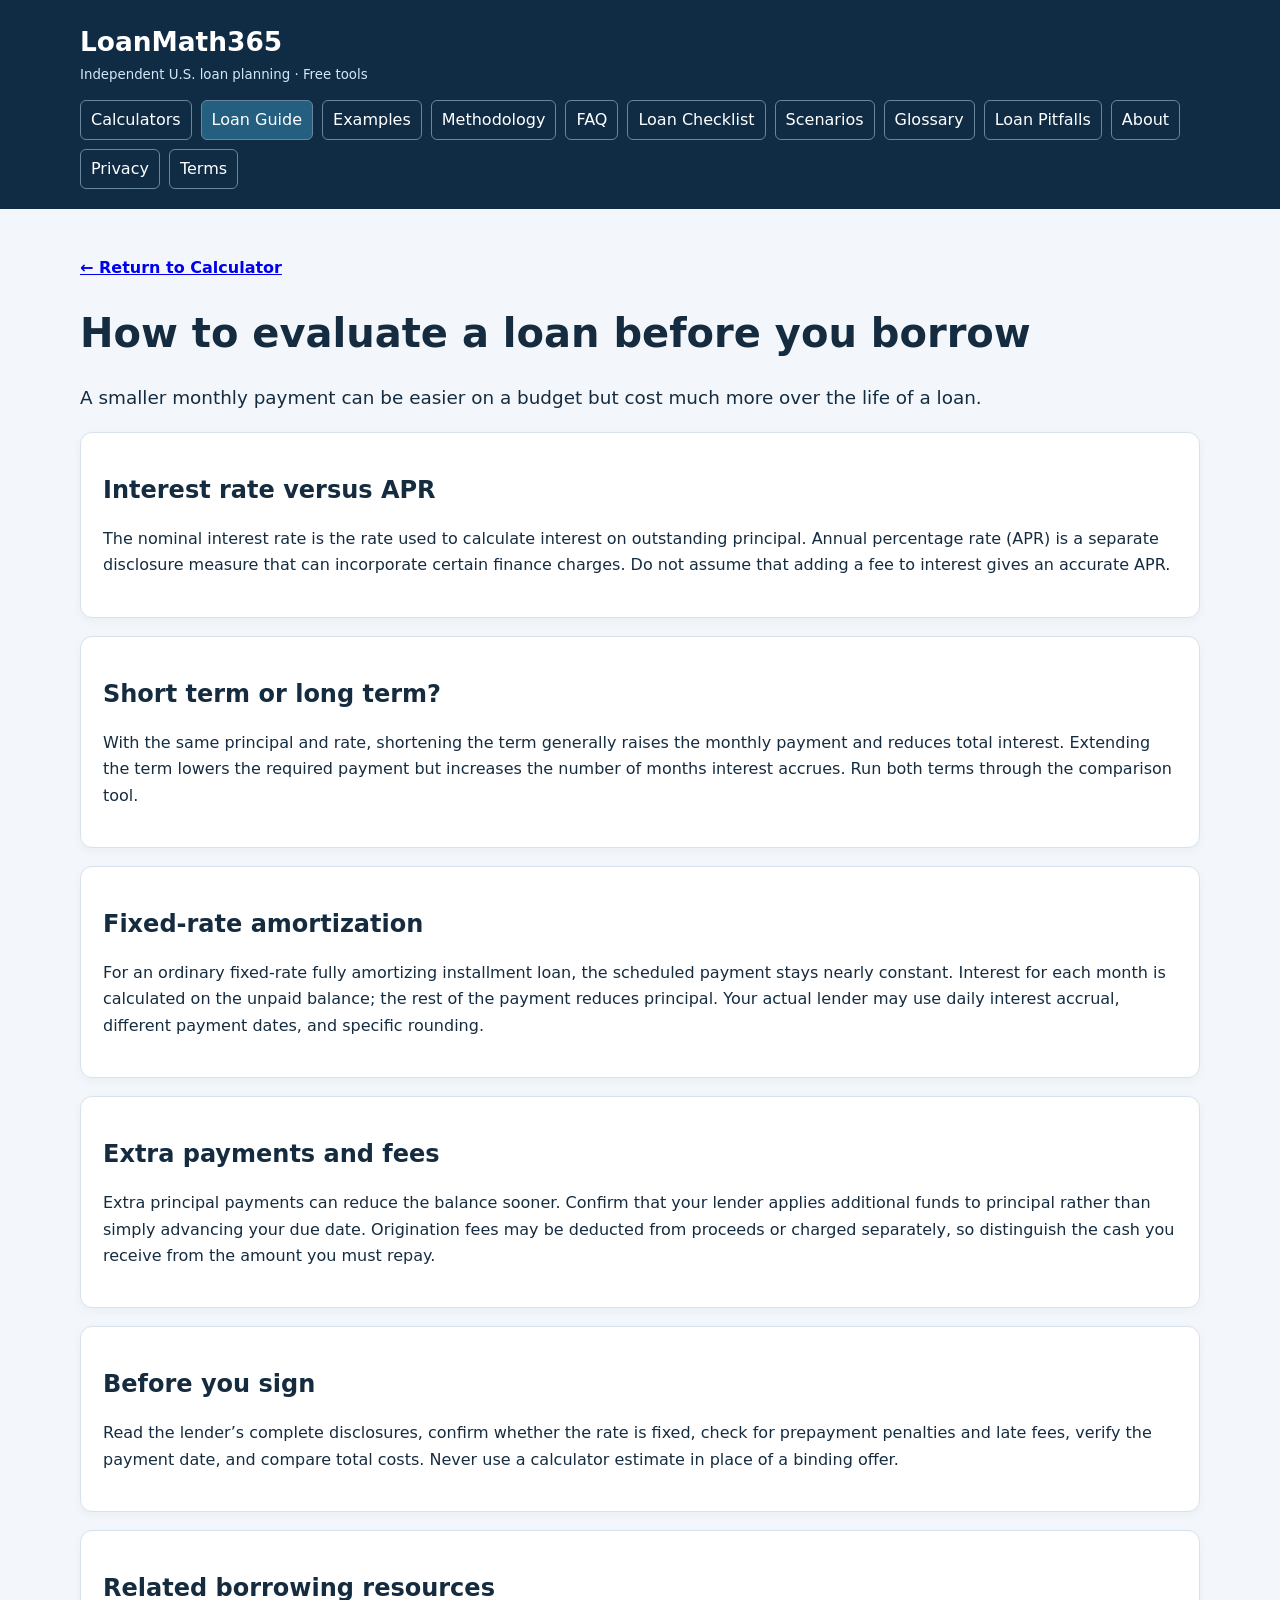
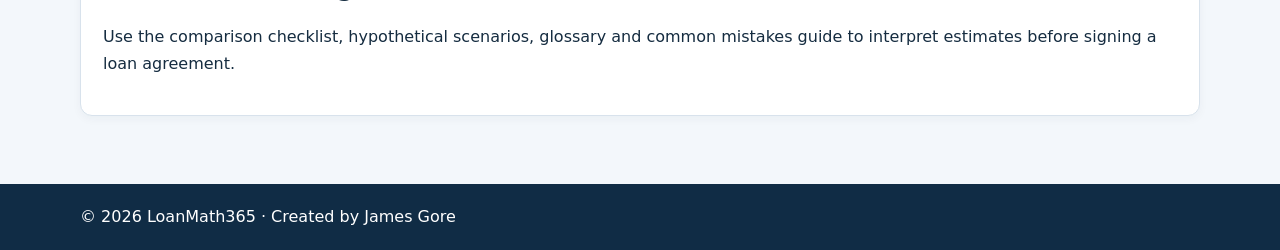
<file: guide.html>
<!DOCTYPE html>

<html lang="en"><head><meta charset="utf-8"/><meta content="width=device-width,initial-scale=1" name="viewport"/><meta content="#102c45" name="theme-color"/><title>Loan Guide | LoanMath365</title><meta content="Independent US loan calculators, transparent examples and borrowing education." name="description"/><link href="https://loanmath365.com/guide.html" rel="canonical"/><link href="style.css" rel="stylesheet"/><script async="" crossorigin="anonymous" src="https://pagead2.googlesyndication.com/pagead/js/adsbygoogle.js?client=ca-pub-5287196493103465"></script><script defer="" src="script.js"></script></head><body><a class="skip" href="#main">Skip to content</a><header><div class="wrap"><div class="brand"><a href="index.html">LoanMath365</a><small>Independent U.S. loan planning · Free tools</small></div><nav aria-label="Main navigation"><a href="index.html">Calculators</a><a aria-current="page" href="guide.html">Loan Guide</a><a href="examples.html">Examples</a><a href="methodology.html">Methodology</a><a href="faq.html">FAQ</a><a href="checklist.html">Loan Checklist</a><a href="scenarios.html">Scenarios</a><a href="glossary.html">Glossary</a><a href="pitfalls.html">Loan Pitfalls</a><a href="about.html">About</a><a href="privacy.html">Privacy</a><a href="terms.html">Terms</a></nav></div></header><main class="wrap" id="main"><p class="back"><a href="index.html">← Return to Calculator</a></p><h1>How to evaluate a loan before you borrow</h1><p class="lead">A smaller monthly payment can be easier on a budget but cost much more over the life of a loan.</p><section class="panel"><h2>Interest rate versus APR</h2><p>The nominal interest rate is the rate used to calculate interest on outstanding principal. Annual percentage rate (APR) is a separate disclosure measure that can incorporate certain finance charges. Do not assume that adding a fee to interest gives an accurate APR.</p></section><section class="panel"><h2>Short term or long term?</h2><p>With the same principal and rate, shortening the term generally raises the monthly payment and reduces total interest. Extending the term lowers the required payment but increases the number of months interest accrues. Run both terms through the comparison tool.</p></section><section class="panel"><h2>Fixed-rate amortization</h2><p>For an ordinary fixed-rate fully amortizing installment loan, the scheduled payment stays nearly constant. Interest for each month is calculated on the unpaid balance; the rest of the payment reduces principal. Your actual lender may use daily interest accrual, different payment dates, and specific rounding.</p></section><section class="panel"><h2>Extra payments and fees</h2><p>Extra principal payments can reduce the balance sooner. Confirm that your lender applies additional funds to principal rather than simply advancing your due date. Origination fees may be deducted from proceeds or charged separately, so distinguish the cash you receive from the amount you must repay.</p></section><section class="panel"><h2>Before you sign</h2><p>Read the lender’s complete disclosures, confirm whether the rate is fixed, check for prepayment penalties and late fees, verify the payment date, and compare total costs. Never use a calculator estimate in place of a binding offer.</p></section><section class="panel"><h2>Related borrowing resources</h2><p>Use the comparison checklist, hypothetical scenarios, glossary and common mistakes guide to interpret estimates before signing a loan agreement.</p></section></main><footer><div class="wrap">© <span class="year"></span> LoanMath365 · Created by James Gore</div></footer></body></html>
</file>
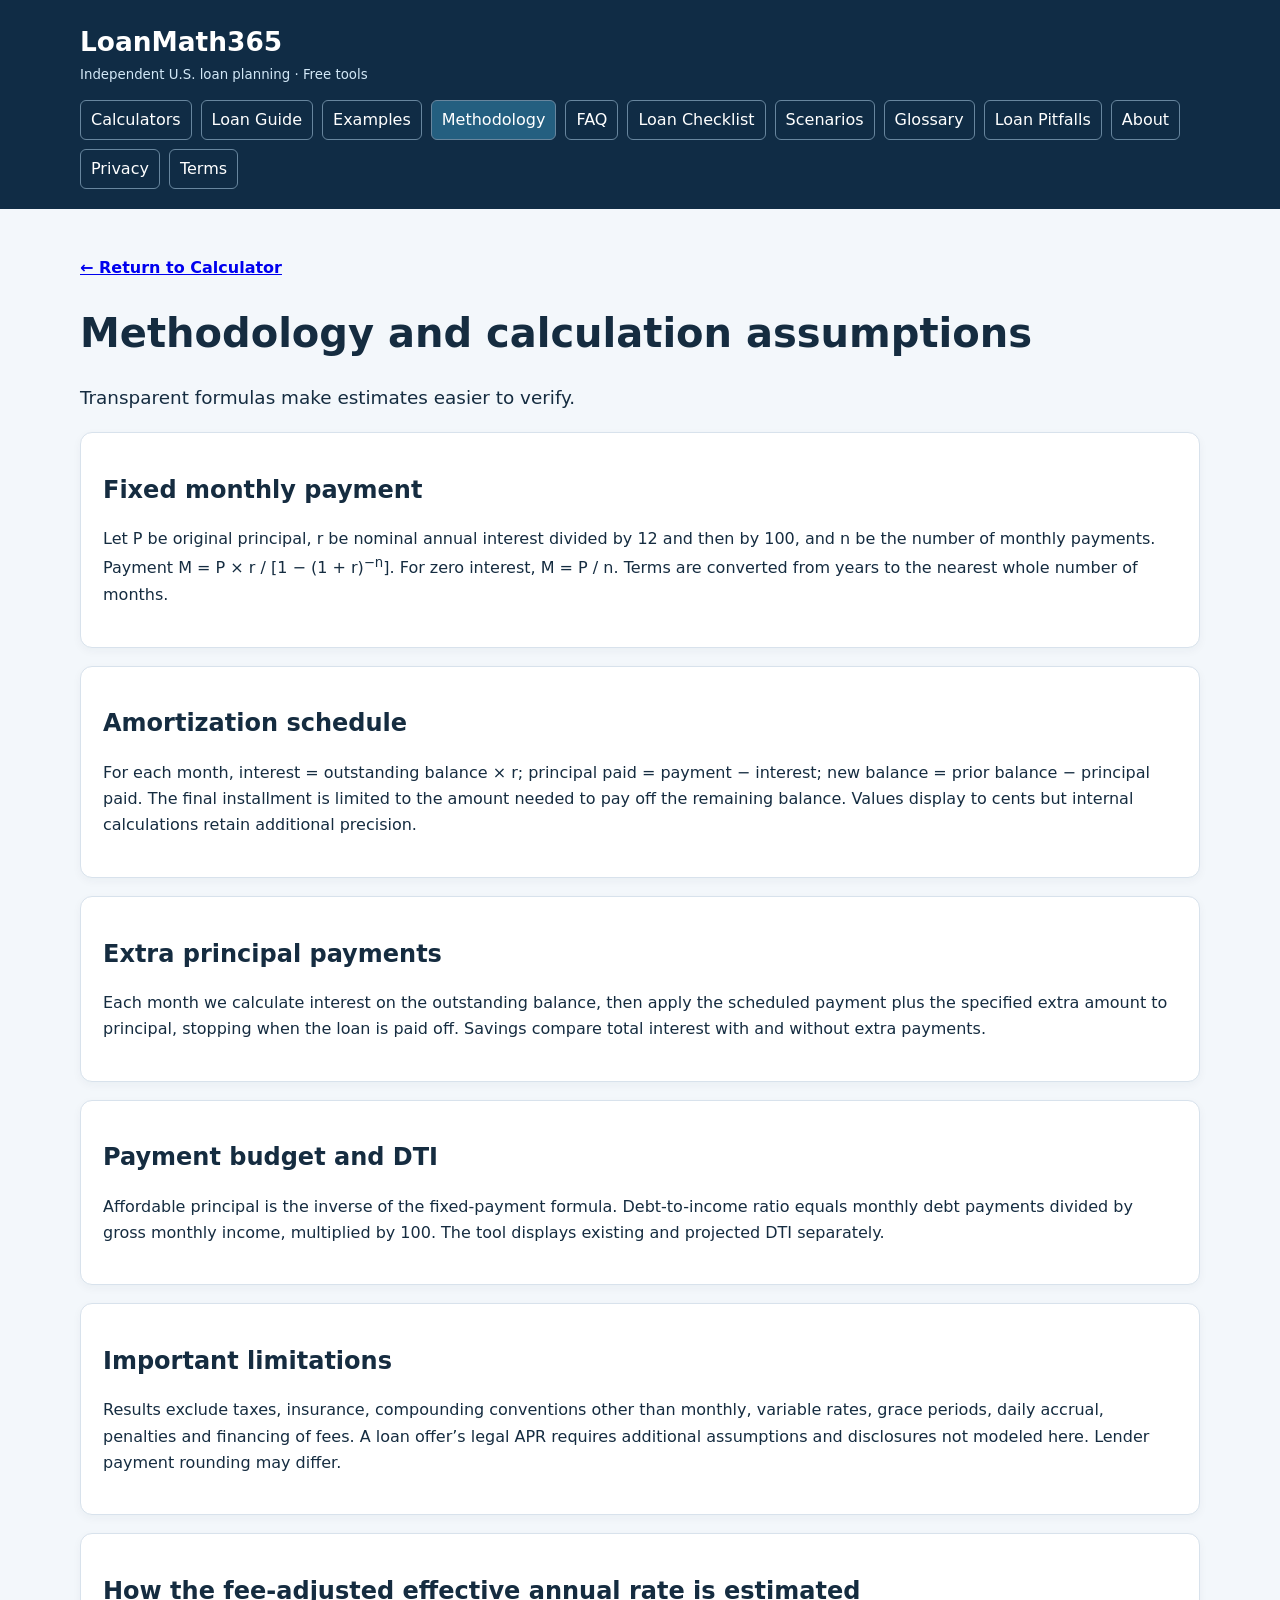
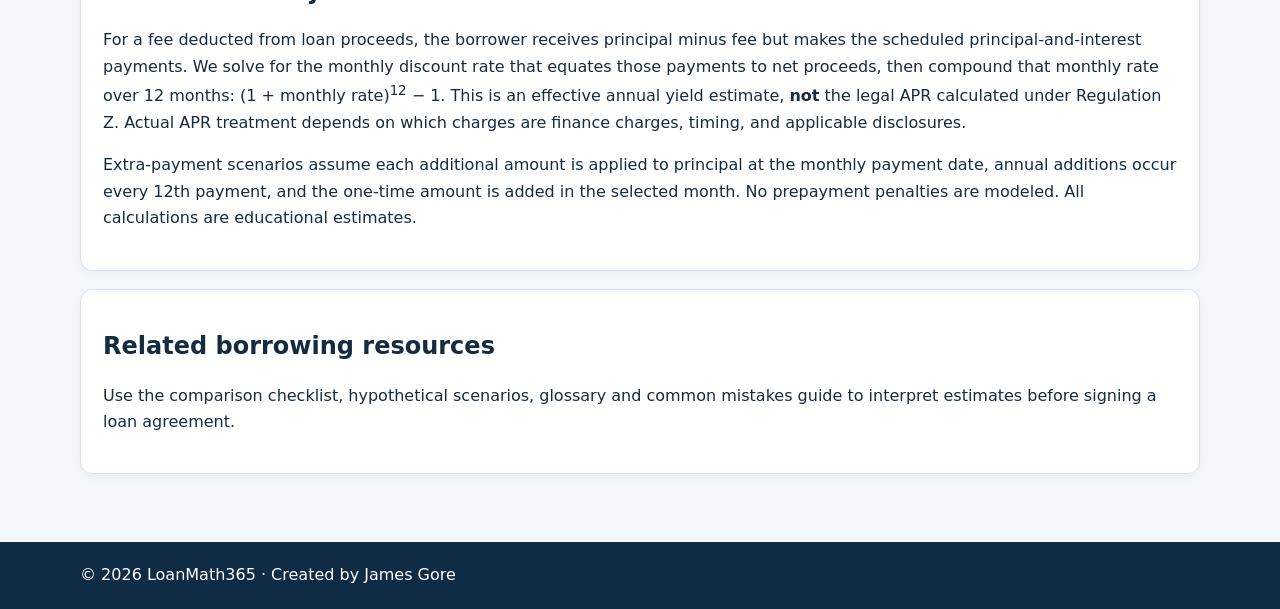
<file: methodology.html>
<!DOCTYPE html>

<html lang="en"><head><meta charset="utf-8"/><meta content="width=device-width,initial-scale=1" name="viewport"/><meta content="#102c45" name="theme-color"/><title>Calculation Methodology | LoanMath365</title><meta content="Independent US loan calculators, transparent examples and borrowing education." name="description"/><link href="https://loanmath365.com/methodology.html" rel="canonical"/><link href="style.css" rel="stylesheet"/><script async="" crossorigin="anonymous" src="https://pagead2.googlesyndication.com/pagead/js/adsbygoogle.js?client=ca-pub-5287196493103465"></script><script defer="" src="script.js"></script></head><body><a class="skip" href="#main">Skip to content</a><header><div class="wrap"><div class="brand"><a href="index.html">LoanMath365</a><small>Independent U.S. loan planning · Free tools</small></div><nav aria-label="Main navigation"><a href="index.html">Calculators</a><a href="guide.html">Loan Guide</a><a href="examples.html">Examples</a><a aria-current="page" href="methodology.html">Methodology</a><a href="faq.html">FAQ</a><a href="checklist.html">Loan Checklist</a><a href="scenarios.html">Scenarios</a><a href="glossary.html">Glossary</a><a href="pitfalls.html">Loan Pitfalls</a><a href="about.html">About</a><a href="privacy.html">Privacy</a><a href="terms.html">Terms</a></nav></div></header><main class="wrap" id="main"><p class="back"><a href="index.html">← Return to Calculator</a></p><h1>Methodology and calculation assumptions</h1><p class="lead">Transparent formulas make estimates easier to verify.</p><section class="panel"><h2>Fixed monthly payment</h2><p>Let P be original principal, r be nominal annual interest divided by 12 and then by 100, and n be the number of monthly payments. Payment M = P × r / [1 − (1 + r)<sup>−n</sup>]. For zero interest, M = P / n. Terms are converted from years to the nearest whole number of months.</p></section><section class="panel"><h2>Amortization schedule</h2><p>For each month, interest = outstanding balance × r; principal paid = payment − interest; new balance = prior balance − principal paid. The final installment is limited to the amount needed to pay off the remaining balance. Values display to cents but internal calculations retain additional precision.</p></section><section class="panel"><h2>Extra principal payments</h2><p>Each month we calculate interest on the outstanding balance, then apply the scheduled payment plus the specified extra amount to principal, stopping when the loan is paid off. Savings compare total interest with and without extra payments.</p></section><section class="panel"><h2>Payment budget and DTI</h2><p>Affordable principal is the inverse of the fixed-payment formula. Debt-to-income ratio equals monthly debt payments divided by gross monthly income, multiplied by 100. The tool displays existing and projected DTI separately.</p></section><section class="panel"><h2>Important limitations</h2><p>Results exclude taxes, insurance, compounding conventions other than monthly, variable rates, grace periods, daily accrual, penalties and financing of fees. A loan offer’s legal APR requires additional assumptions and disclosures not modeled here. Lender payment rounding may differ.</p></section><section class="panel"><h2>How the fee-adjusted effective annual rate is estimated</h2><p>For a fee deducted from loan proceeds, the borrower receives principal minus fee but makes the scheduled principal-and-interest payments. We solve for the monthly discount rate that equates those payments to net proceeds, then compound that monthly rate over 12 months: (1 + monthly rate)<sup>12</sup> − 1. This is an effective annual yield estimate, <strong>not</strong> the legal APR calculated under Regulation Z. Actual APR treatment depends on which charges are finance charges, timing, and applicable disclosures.</p><p>Extra-payment scenarios assume each additional amount is applied to principal at the monthly payment date, annual additions occur every 12th payment, and the one-time amount is added in the selected month. No prepayment penalties are modeled. All calculations are educational estimates.</p></section><section class="panel"><h2>Related borrowing resources</h2><p>Use the comparison checklist, hypothetical scenarios, glossary and common mistakes guide to interpret estimates before signing a loan agreement.</p></section></main><footer><div class="wrap">© <span class="year"></span> LoanMath365 · Created by James Gore</div></footer></body></html>
</file>
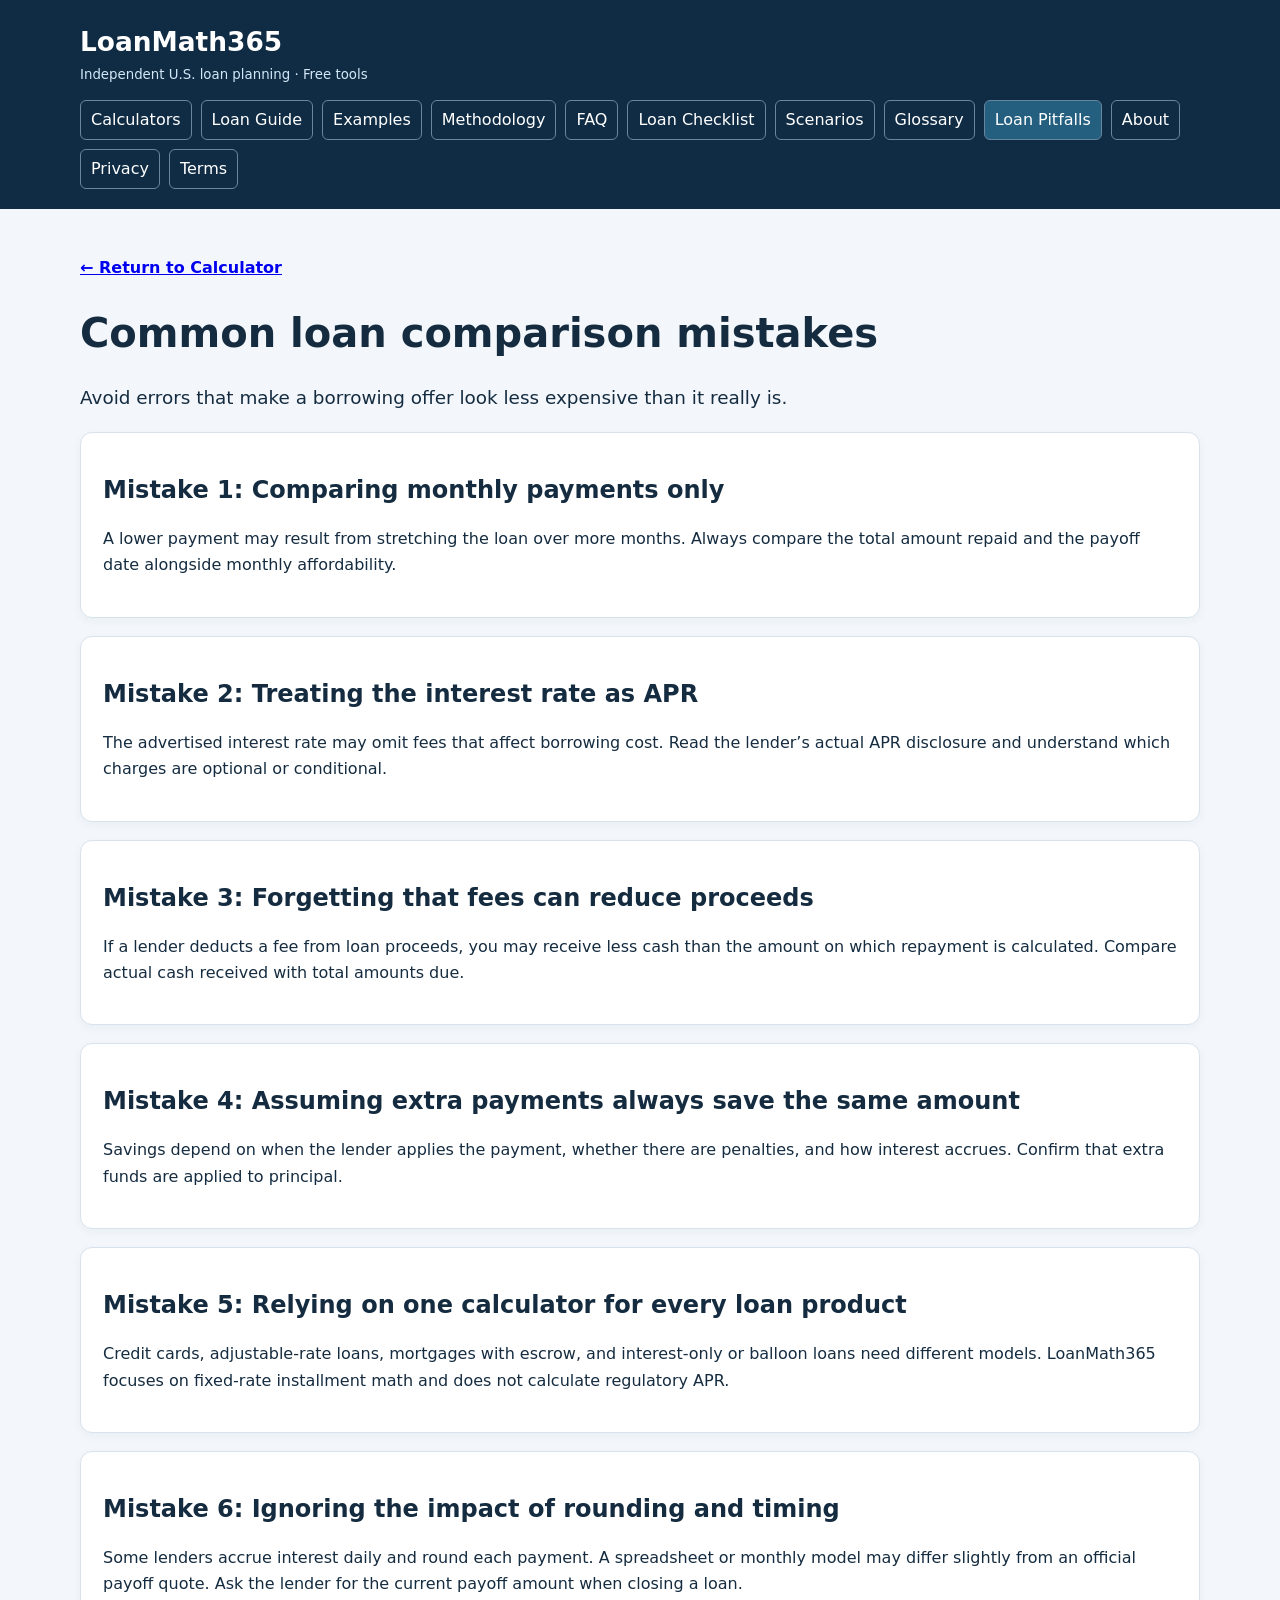
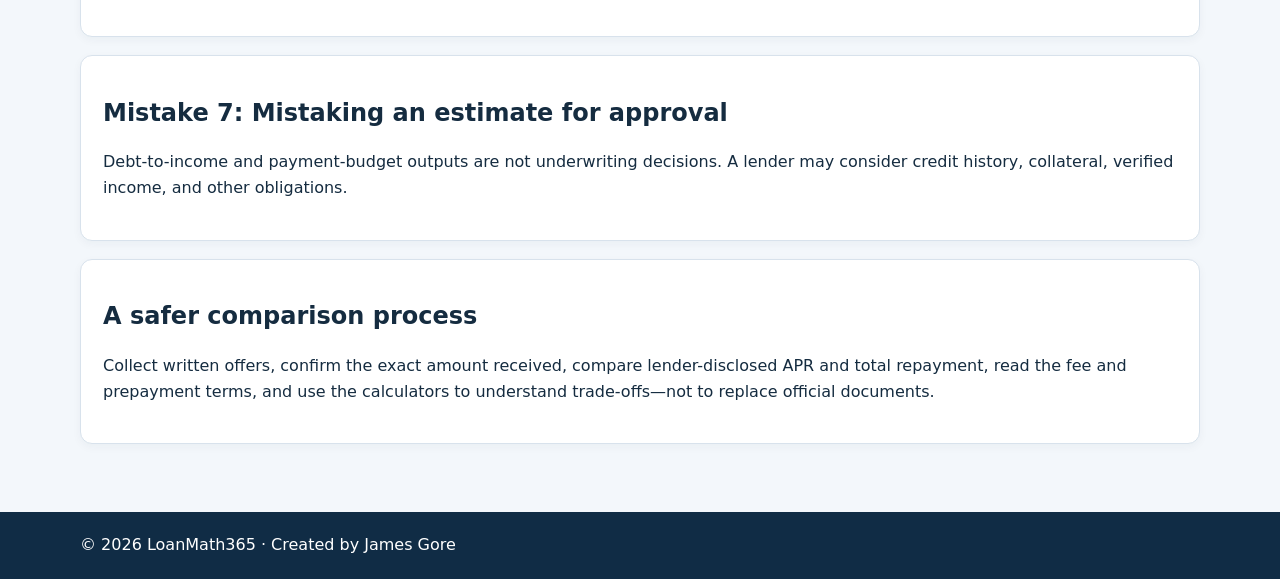
<file: pitfalls.html>
<!DOCTYPE html>

<html lang="en"><head><meta charset="utf-8"/><meta content="width=device-width,initial-scale=1" name="viewport"/><meta content="#102c45" name="theme-color"/><title>Common Loan Comparison Mistakes | LoanMath365</title><meta content="Avoid errors that make a borrowing offer look less expensive than it really is." name="description"/><link href="https://loanmath365.com/pitfalls.html" rel="canonical"/><link href="style.css" rel="stylesheet"/><script async="" crossorigin="anonymous" src="https://pagead2.googlesyndication.com/pagead/js/adsbygoogle.js?client=ca-pub-5287196493103465"></script><script defer="" src="script.js"></script></head><body><a class="skip" href="#main">Skip to content</a><header><div class="wrap"><div class="brand"><a href="index.html">LoanMath365</a><small>Independent U.S. loan planning · Free tools</small></div><nav aria-label="Main navigation"><a href="index.html">Calculators</a><a href="guide.html">Loan Guide</a><a href="examples.html">Examples</a><a href="methodology.html">Methodology</a><a href="faq.html">FAQ</a><a href="checklist.html">Loan Checklist</a><a href="scenarios.html">Scenarios</a><a href="glossary.html">Glossary</a><a aria-current="page" href="pitfalls.html">Loan Pitfalls</a><a href="about.html">About</a><a href="privacy.html">Privacy</a><a href="terms.html">Terms</a></nav></div></header><main class="wrap" id="main"><p class="back"><a href="index.html">← Return to Calculator</a></p><h1>Common loan comparison mistakes</h1><p class="lead">Avoid errors that make a borrowing offer look less expensive than it really is.</p><section class="panel"><h2>Mistake 1: Comparing monthly payments only</h2><p>A lower payment may result from stretching the loan over more months. Always compare the total amount repaid and the payoff date alongside monthly affordability.</p></section><section class="panel"><h2>Mistake 2: Treating the interest rate as APR</h2><p>The advertised interest rate may omit fees that affect borrowing cost. Read the lender’s actual APR disclosure and understand which charges are optional or conditional.</p></section><section class="panel"><h2>Mistake 3: Forgetting that fees can reduce proceeds</h2><p>If a lender deducts a fee from loan proceeds, you may receive less cash than the amount on which repayment is calculated. Compare actual cash received with total amounts due.</p></section><section class="panel"><h2>Mistake 4: Assuming extra payments always save the same amount</h2><p>Savings depend on when the lender applies the payment, whether there are penalties, and how interest accrues. Confirm that extra funds are applied to principal.</p></section><section class="panel"><h2>Mistake 5: Relying on one calculator for every loan product</h2><p>Credit cards, adjustable-rate loans, mortgages with escrow, and interest-only or balloon loans need different models. LoanMath365 focuses on fixed-rate installment math and does not calculate regulatory APR.</p></section><section class="panel"><h2>Mistake 6: Ignoring the impact of rounding and timing</h2><p>Some lenders accrue interest daily and round each payment. A spreadsheet or monthly model may differ slightly from an official payoff quote. Ask the lender for the current payoff amount when closing a loan.</p></section><section class="panel"><h2>Mistake 7: Mistaking an estimate for approval</h2><p>Debt-to-income and payment-budget outputs are not underwriting decisions. A lender may consider credit history, collateral, verified income, and other obligations.</p></section><section class="panel"><h2>A safer comparison process</h2><p>Collect written offers, confirm the exact amount received, compare lender-disclosed APR and total repayment, read the fee and prepayment terms, and use the calculators to understand trade-offs—not to replace official documents.</p></section></main><footer><div class="wrap">© <span class="year"></span> LoanMath365 · Created by James Gore</div></footer></body></html>
</file>
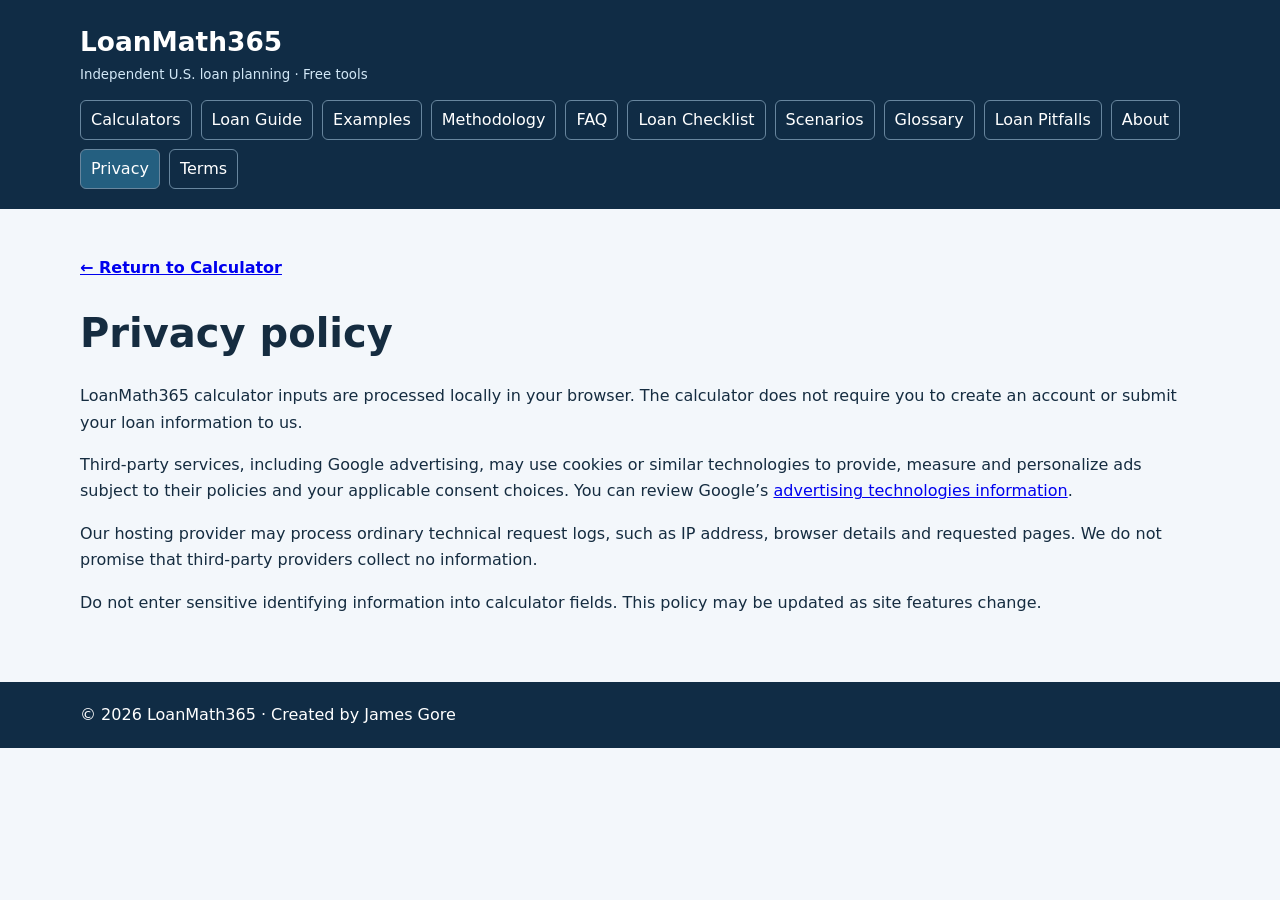
<file: privacy.html>
<!DOCTYPE html>

<html lang="en"><head><meta charset="utf-8"/><meta content="width=device-width,initial-scale=1" name="viewport"/><meta content="#102c45" name="theme-color"/><title>Privacy Policy | LoanMath365</title><meta content="Independent US loan calculators, transparent examples and borrowing education." name="description"/><link href="https://loanmath365.com/privacy.html" rel="canonical"/><link href="style.css" rel="stylesheet"/><script async="" crossorigin="anonymous" src="https://pagead2.googlesyndication.com/pagead/js/adsbygoogle.js?client=ca-pub-5287196493103465"></script><script defer="" src="script.js"></script></head><body><a class="skip" href="#main">Skip to content</a><header><div class="wrap"><div class="brand"><a href="index.html">LoanMath365</a><small>Independent U.S. loan planning · Free tools</small></div><nav aria-label="Main navigation"><a href="index.html">Calculators</a><a href="guide.html">Loan Guide</a><a href="examples.html">Examples</a><a href="methodology.html">Methodology</a><a href="faq.html">FAQ</a><a href="checklist.html">Loan Checklist</a><a href="scenarios.html">Scenarios</a><a href="glossary.html">Glossary</a><a href="pitfalls.html">Loan Pitfalls</a><a href="about.html">About</a><a aria-current="page" href="privacy.html">Privacy</a><a href="terms.html">Terms</a></nav></div></header><main class="wrap" id="main"><p class="back"><a href="index.html">← Return to Calculator</a></p><h1>Privacy policy</h1><p>LoanMath365 calculator inputs are processed locally in your browser. The calculator does not require you to create an account or submit your loan information to us.</p><p>Third-party services, including Google advertising, may use cookies or similar technologies to provide, measure and personalize ads subject to their policies and your applicable consent choices. You can review Google’s <a href="https://policies.google.com/technologies/ads">advertising technologies information</a>.</p><p>Our hosting provider may process ordinary technical request logs, such as IP address, browser details and requested pages. We do not promise that third-party providers collect no information.</p><p>Do not enter sensitive identifying information into calculator fields. This policy may be updated as site features change.</p></main><footer><div class="wrap">© <span class="year"></span> LoanMath365 · Created by James Gore</div></footer></body></html>
</file>
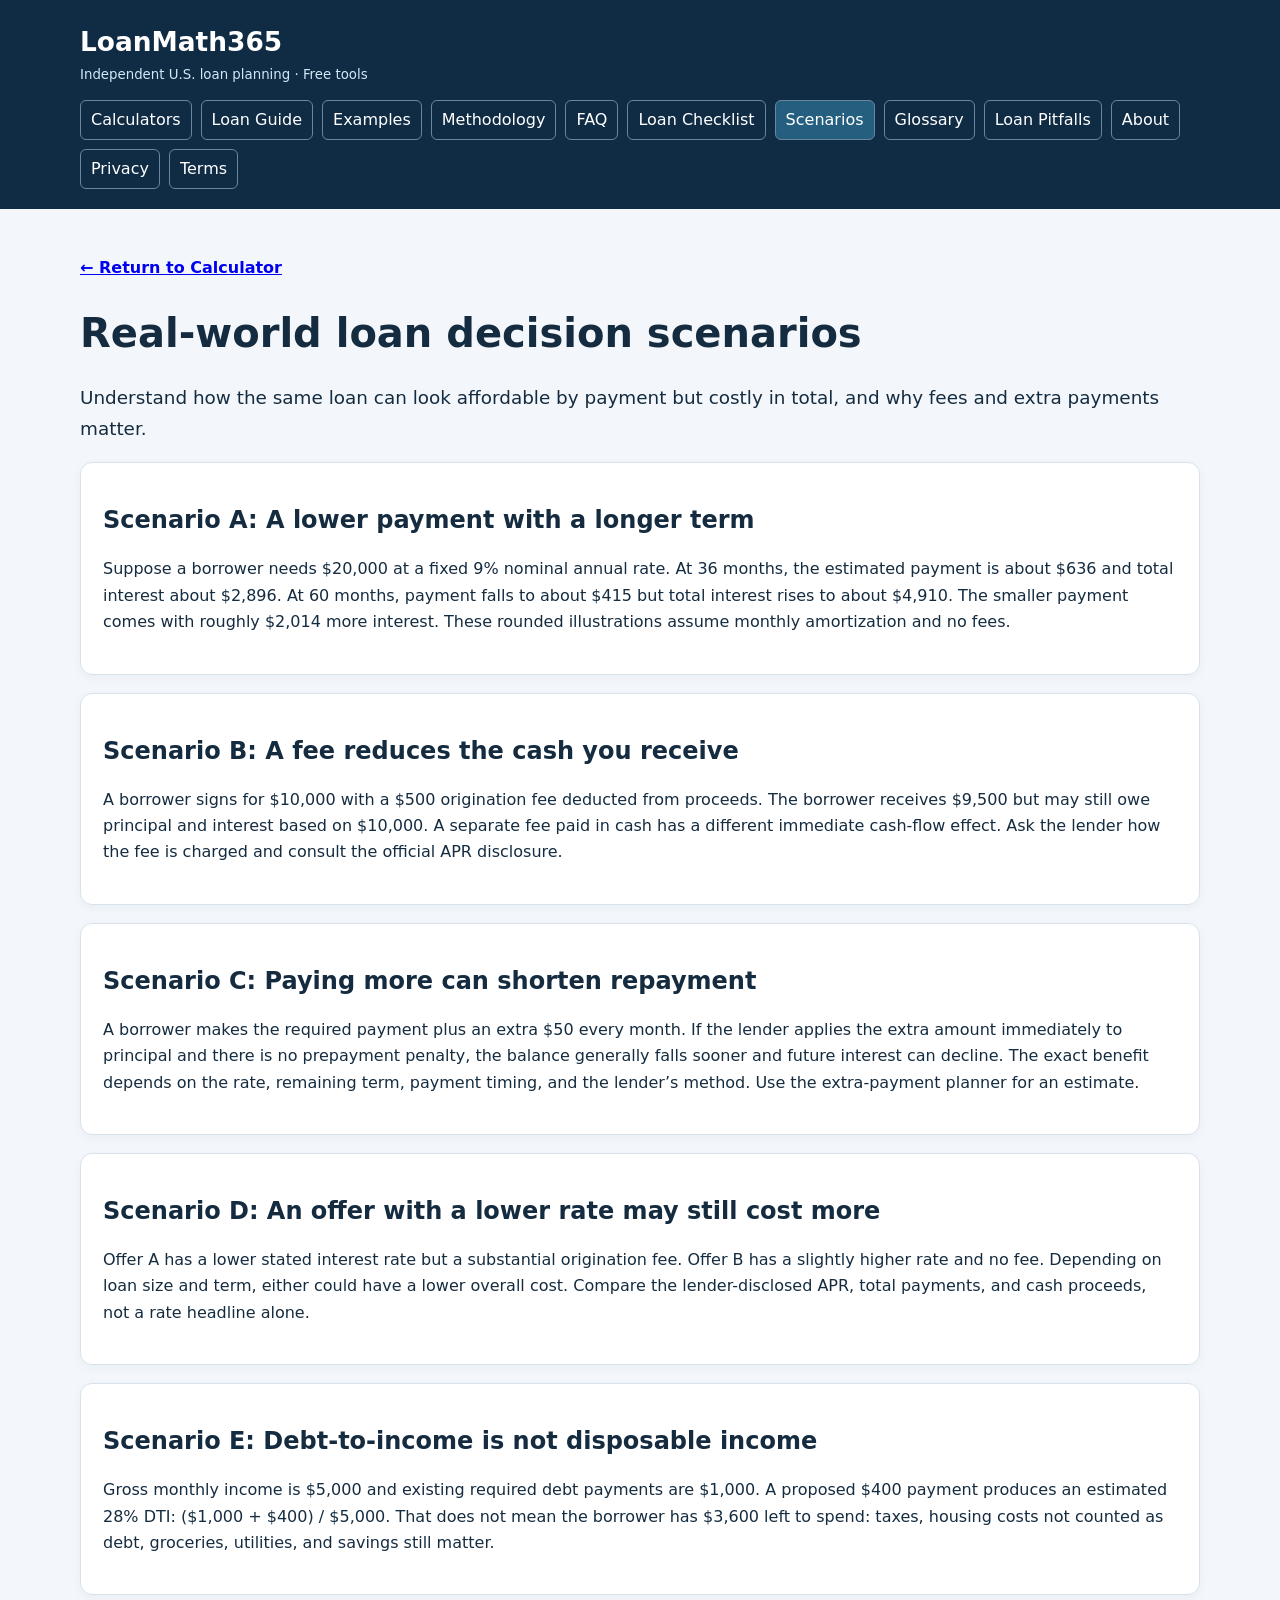
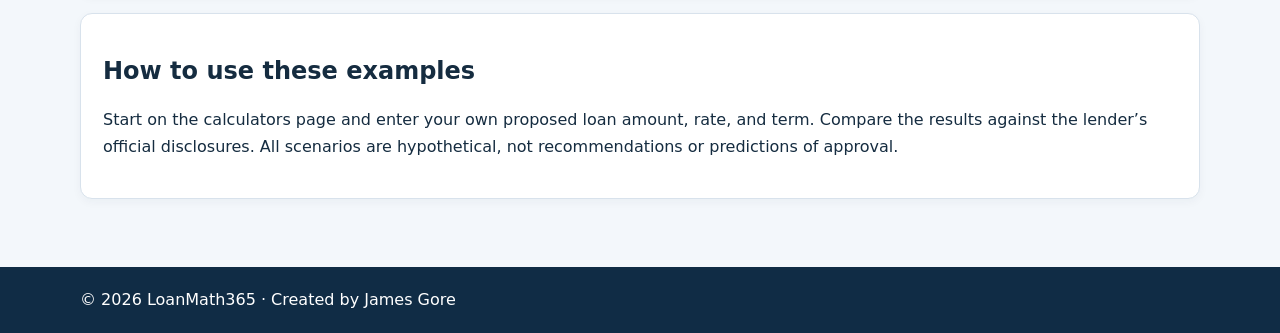
<file: scenarios.html>
<!DOCTYPE html>

<html lang="en"><head><meta charset="utf-8"/><meta content="width=device-width,initial-scale=1" name="viewport"/><meta content="#102c45" name="theme-color"/><title>Loan Repayment Scenarios | LoanMath365</title><meta content="Understand how the same loan can look affordable by payment but costly in total, and why fees and extra payments matter." name="description"/><link href="https://loanmath365.com/scenarios.html" rel="canonical"/><link href="style.css" rel="stylesheet"/><script async="" crossorigin="anonymous" src="https://pagead2.googlesyndication.com/pagead/js/adsbygoogle.js?client=ca-pub-5287196493103465"></script><script defer="" src="script.js"></script></head><body><a class="skip" href="#main">Skip to content</a><header><div class="wrap"><div class="brand"><a href="index.html">LoanMath365</a><small>Independent U.S. loan planning · Free tools</small></div><nav aria-label="Main navigation"><a href="index.html">Calculators</a><a href="guide.html">Loan Guide</a><a href="examples.html">Examples</a><a href="methodology.html">Methodology</a><a href="faq.html">FAQ</a><a href="checklist.html">Loan Checklist</a><a aria-current="page" href="scenarios.html">Scenarios</a><a href="glossary.html">Glossary</a><a href="pitfalls.html">Loan Pitfalls</a><a href="about.html">About</a><a href="privacy.html">Privacy</a><a href="terms.html">Terms</a></nav></div></header><main class="wrap" id="main"><p class="back"><a href="index.html">← Return to Calculator</a></p><h1>Real-world loan decision scenarios</h1><p class="lead">Understand how the same loan can look affordable by payment but costly in total, and why fees and extra payments matter.</p><section class="panel"><h2>Scenario A: A lower payment with a longer term</h2><p>Suppose a borrower needs $20,000 at a fixed 9% nominal annual rate. At 36 months, the estimated payment is about $636 and total interest about $2,896. At 60 months, payment falls to about $415 but total interest rises to about $4,910. The smaller payment comes with roughly $2,014 more interest. These rounded illustrations assume monthly amortization and no fees.</p></section><section class="panel"><h2>Scenario B: A fee reduces the cash you receive</h2><p>A borrower signs for $10,000 with a $500 origination fee deducted from proceeds. The borrower receives $9,500 but may still owe principal and interest based on $10,000. A separate fee paid in cash has a different immediate cash-flow effect. Ask the lender how the fee is charged and consult the official APR disclosure.</p></section><section class="panel"><h2>Scenario C: Paying more can shorten repayment</h2><p>A borrower makes the required payment plus an extra $50 every month. If the lender applies the extra amount immediately to principal and there is no prepayment penalty, the balance generally falls sooner and future interest can decline. The exact benefit depends on the rate, remaining term, payment timing, and the lender’s method. Use the extra-payment planner for an estimate.</p></section><section class="panel"><h2>Scenario D: An offer with a lower rate may still cost more</h2><p>Offer A has a lower stated interest rate but a substantial origination fee. Offer B has a slightly higher rate and no fee. Depending on loan size and term, either could have a lower overall cost. Compare the lender-disclosed APR, total payments, and cash proceeds, not a rate headline alone.</p></section><section class="panel"><h2>Scenario E: Debt-to-income is not disposable income</h2><p>Gross monthly income is $5,000 and existing required debt payments are $1,000. A proposed $400 payment produces an estimated 28% DTI: ($1,000 + $400) / $5,000. That does not mean the borrower has $3,600 left to spend: taxes, housing costs not counted as debt, groceries, utilities, and savings still matter.</p></section><section class="panel"><h2>How to use these examples</h2><p>Start on the calculators page and enter your own proposed loan amount, rate, and term. Compare the results against the lender’s official disclosures. All scenarios are hypothetical, not recommendations or predictions of approval.</p></section></main><footer><div class="wrap">© <span class="year"></span> LoanMath365 · Created by James Gore</div></footer></body></html>
</file>
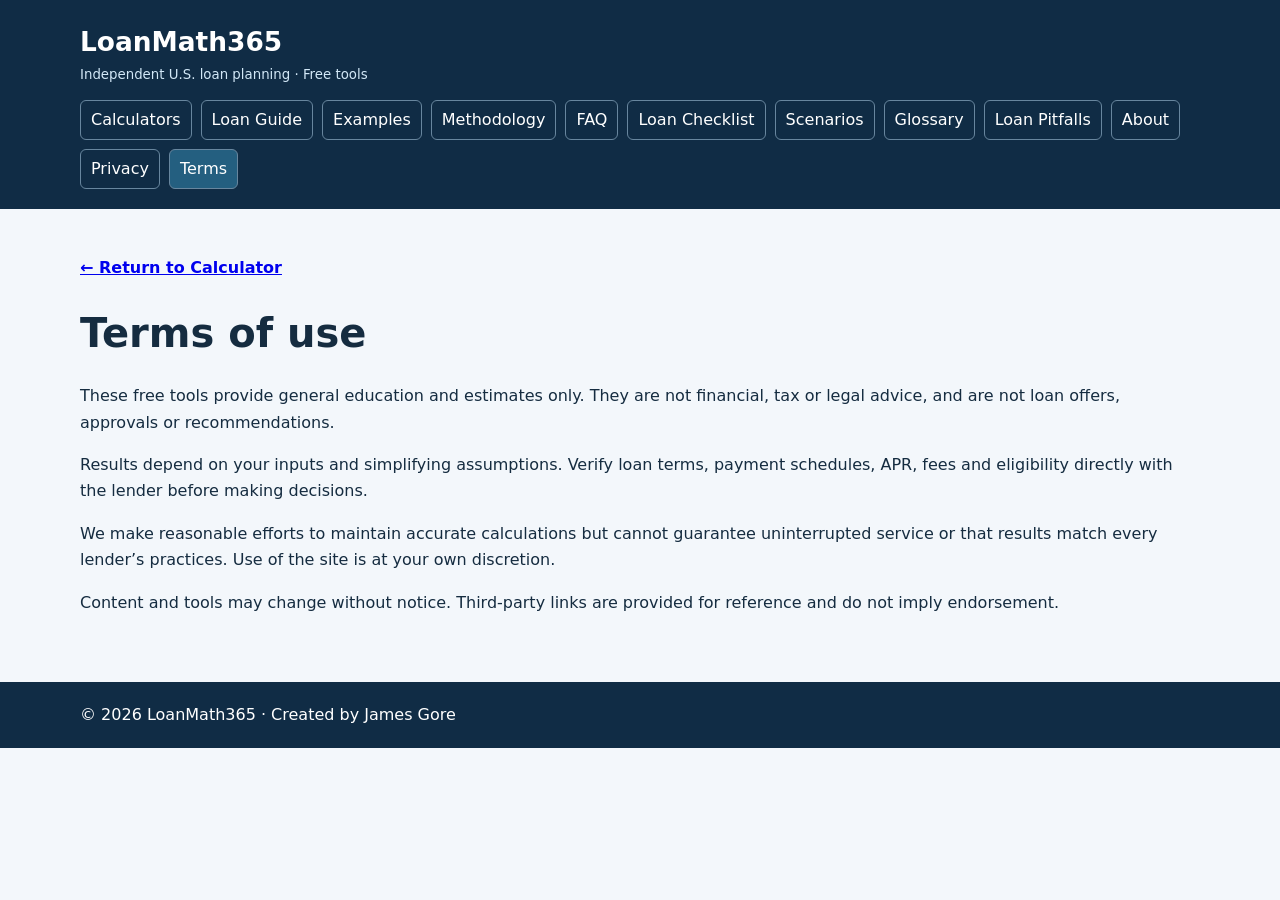
<file: terms.html>
<!DOCTYPE html>

<html lang="en"><head><meta charset="utf-8"/><meta content="width=device-width,initial-scale=1" name="viewport"/><meta content="#102c45" name="theme-color"/><title>Terms of Use | LoanMath365</title><meta content="Independent US loan calculators, transparent examples and borrowing education." name="description"/><link href="https://loanmath365.com/terms.html" rel="canonical"/><link href="style.css" rel="stylesheet"/><script async="" crossorigin="anonymous" src="https://pagead2.googlesyndication.com/pagead/js/adsbygoogle.js?client=ca-pub-5287196493103465"></script><script defer="" src="script.js"></script></head><body><a class="skip" href="#main">Skip to content</a><header><div class="wrap"><div class="brand"><a href="index.html">LoanMath365</a><small>Independent U.S. loan planning · Free tools</small></div><nav aria-label="Main navigation"><a href="index.html">Calculators</a><a href="guide.html">Loan Guide</a><a href="examples.html">Examples</a><a href="methodology.html">Methodology</a><a href="faq.html">FAQ</a><a href="checklist.html">Loan Checklist</a><a href="scenarios.html">Scenarios</a><a href="glossary.html">Glossary</a><a href="pitfalls.html">Loan Pitfalls</a><a href="about.html">About</a><a href="privacy.html">Privacy</a><a aria-current="page" href="terms.html">Terms</a></nav></div></header><main class="wrap" id="main"><p class="back"><a href="index.html">← Return to Calculator</a></p><h1>Terms of use</h1><p>These free tools provide general education and estimates only. They are not financial, tax or legal advice, and are not loan offers, approvals or recommendations.</p><p>Results depend on your inputs and simplifying assumptions. Verify loan terms, payment schedules, APR, fees and eligibility directly with the lender before making decisions.</p><p>We make reasonable efforts to maintain accurate calculations but cannot guarantee uninterrupted service or that results match every lender’s practices. Use of the site is at your own discretion.</p><p>Content and tools may change without notice. Third-party links are provided for reference and do not imply endorsement.</p></main><footer><div class="wrap">© <span class="year"></span> LoanMath365 · Created by James Gore</div></footer></body></html>
</file>
<file: style.css>
*{box-sizing:border-box}html{scroll-behavior:smooth}body{margin:0;background:#f3f7fb;color:#152c40;font:16px/1.65 system-ui,-apple-system,Segoe UI,sans-serif}.wrap{max-width:1160px;margin:auto;padding:0 20px}header{background:#102c45;color:#fff;padding:20px 0}header .brand>a{font-size:1.65rem;font-weight:800;color:#fff;text-decoration:none}header small{display:block;color:#d2e8f7}nav{display:flex;gap:9px;flex-wrap:wrap;margin-top:14px}nav a{color:#fff;text-decoration:none;padding:6px 10px;border:1px solid #68869e;border-radius:6px}nav a:hover,nav a[aria-current]{background:#245f80}main{padding-top:30px!important;padding-bottom:50px!important}h1{font-size:clamp(1.7rem,3.6vw,2.5rem);line-height:1.2}h2{line-height:1.3}.lead{font-size:1.15rem}.notice{border-left:5px solid #be7827;background:#fff5df;padding:15px;margin:20px 0}.toolgrid{display:grid;grid-template-columns:repeat(auto-fit,minmax(min(100%,490px),1fr));gap:20px}.panel{background:white;border:1px solid #d8e2ec;border-radius:12px;padding:22px;margin:18px 0;box-shadow:0 3px 10px #1a37500b}.toolgrid .panel{margin:0}form{display:grid;grid-template-columns:1fr 1fr;gap:9px 12px;align-items:center}label{font-weight:600}input{width:100%;padding:10px;border:1px solid #91a6b6;border-radius:6px;font:inherit}button{background:#12669a;color:white;border:0;border-radius:6px;padding:11px 16px;font:inherit;font-weight:700;cursor:pointer;margin:10px 0}button:hover{background:#0a4e78}form button{grid-column:1/-1}.result{background:#edf6ff;border-left:4px solid #1675a7;padding:12px;margin:14px 0;min-height:45px}.result:empty{display:none}.scroll{max-height:480px;overflow:auto;border:1px solid #d5e0e9}table{width:100%;border-collapse:collapse;font-size:.92rem}th,td{padding:8px;border-bottom:1px solid #e3e9ee;text-align:right}th:first-child,td:first-child{text-align:left}thead{position:sticky;top:0;background:#dcebf6}.chart{display:flex;width:100%;min-height:42px;overflow:hidden;border-radius:6px;margin:12px 0}.bar{display:flex;align-items:center;justify-content:center;min-width:0;color:white;font-size:.85rem;white-space:nowrap;overflow:hidden}.principalbar{background:#12669a}.interestbar{background:#b35d25}.back a{font-weight:700}footer{background:#102c45;color:#fff;padding:20px 0}.skip{position:absolute;left:-10000px}.skip:focus{left:10px;top:10px;background:white;padding:8px;z-index:5}@media(max-width:580px){form{grid-template-columns:1fr}label{margin-top:8px}.panel{padding:16px}nav a{font-size:.87rem}}
</file>
